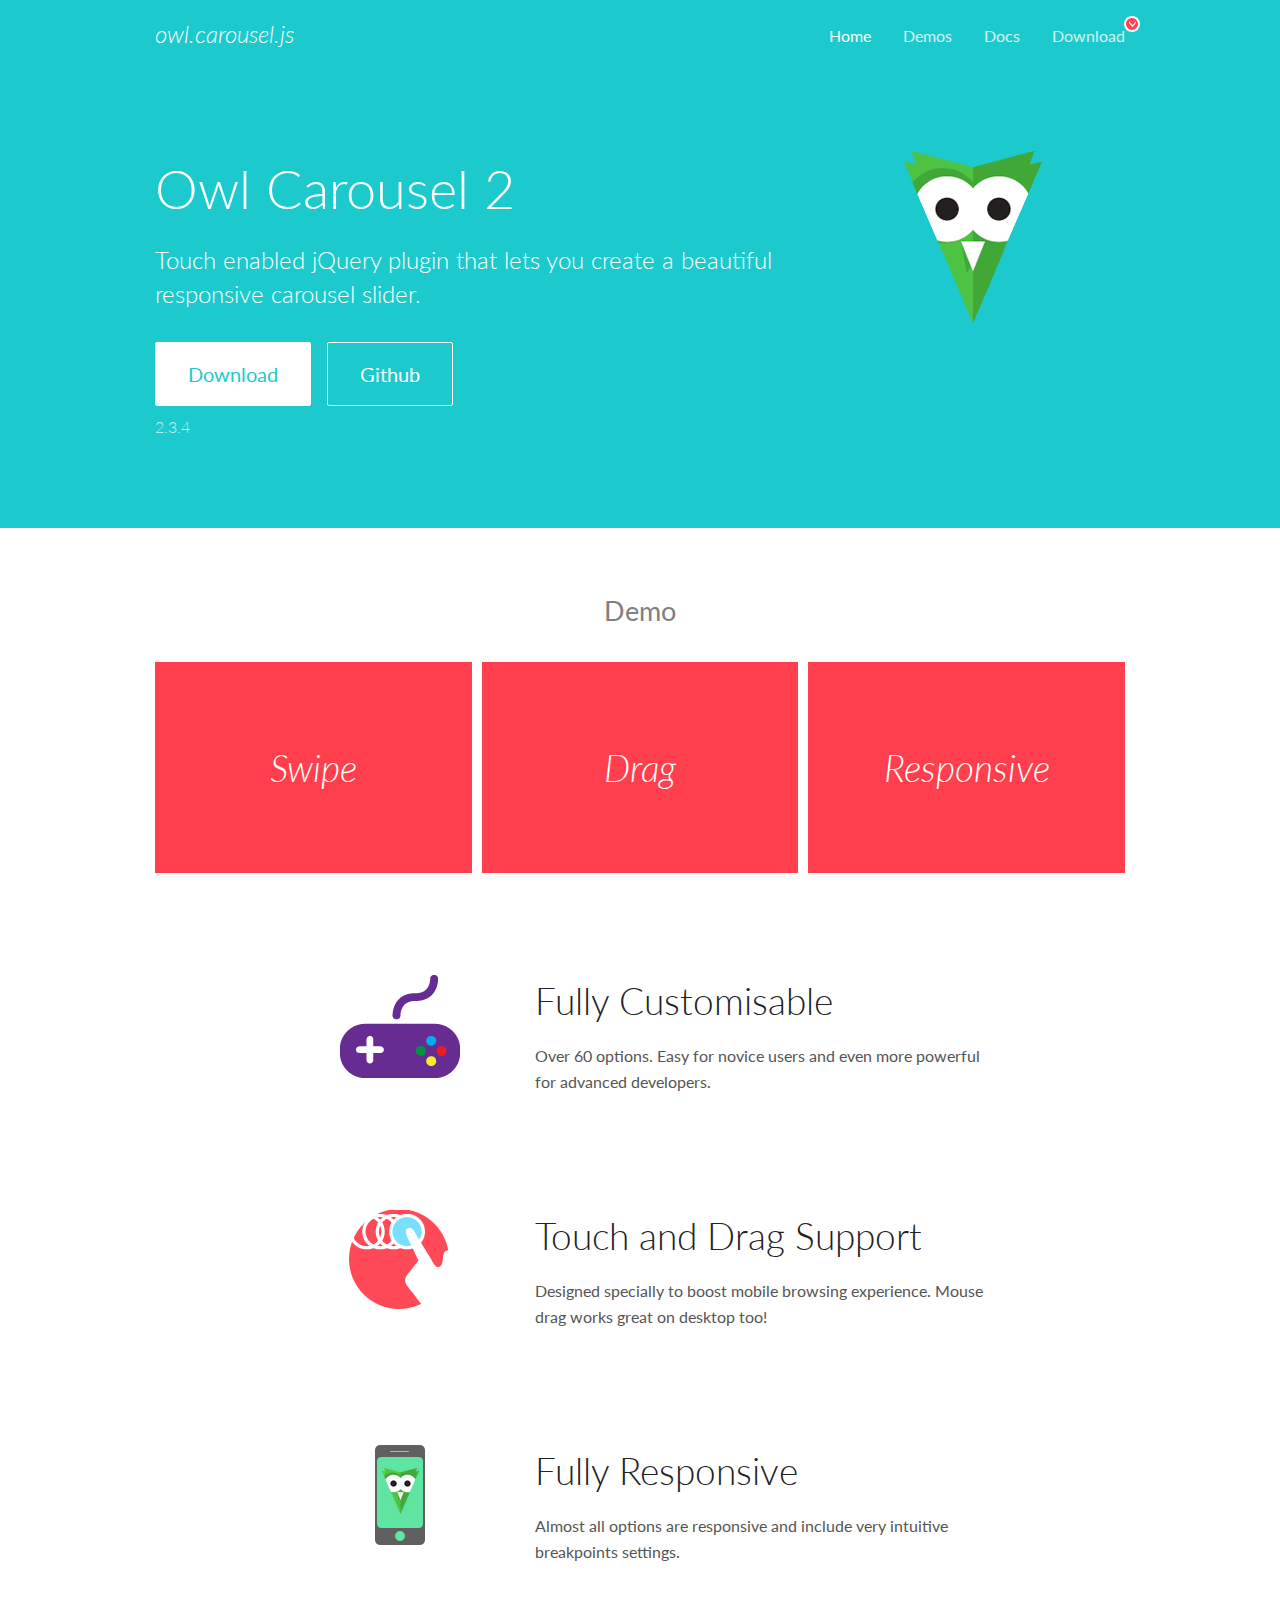
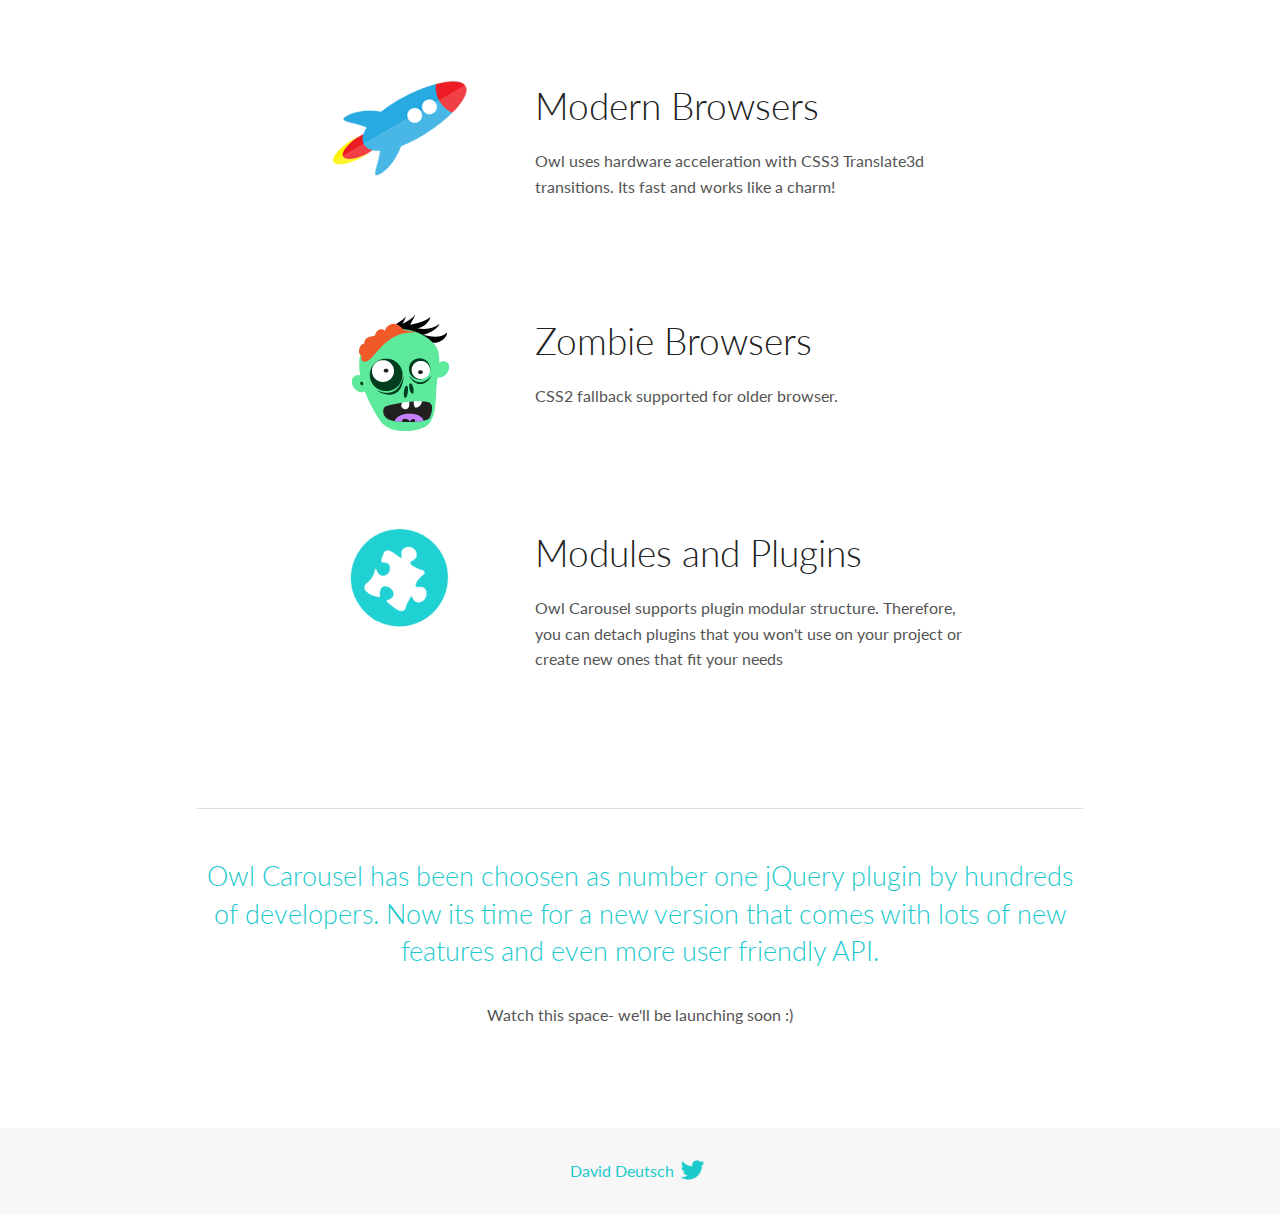
<file: others/jwuery/OwlCarousel2-2.3.4/OwlCarousel2-2.3.4/docs/index.html>
<!DOCTYPE html>
<html lang="en">
  <head>

    <!-- head -->
    <meta charset="utf-8">
    <meta name="msapplication-tap-highlight" content="no" />
    <meta name="viewport" content="width=device-width, initial-scale=1.0" />
    <meta name="description" content="Touch enabled jQuery plugin that lets you create beautiful responsive carousel slider.">
    <meta name="author" content="David Deutsch">
    <title>
      Home | Owl Carousel | 2.3.4
    </title>

    <!-- Stylesheets -->
    <link href='https://fonts.googleapis.com/css?family=Lato:300,400,700,400italic,300italic' rel='stylesheet' type='text/css'>
    <link rel="stylesheet" href="assets/css/docs.theme.min.css">

    <!-- Owl Stylesheets -->
    <link rel="stylesheet" href="assets/owlcarousel/assets/owl.carousel.min.css">
    <link rel="stylesheet" href="assets/owlcarousel/assets/owl.theme.default.min.css">

    <!-- HTML5 shim and Respond.js IE8 support of HTML5 elements and media queries -->

    <!--[if lt IE 9]>
      <script src="https://oss.maxcdn.com/libs/html5shiv/3.7.0/html5shiv.js"></script>
      <script src="https://oss.maxcdn.com/libs/respond.js/1.3.0/respond.min.js"></script>
    <![endif]-->

    <!-- Favicons -->
    <link rel="apple-touch-icon-precomposed" sizes="144x144" href="assets/ico/apple-touch-icon-144-precomposed.png">
    <link rel="shortcut icon" href="assets/ico/favicon.png">
    <link rel="shortcut icon" href="favicon.ico">

    <!-- Yeah i know js should not be in header. Its required for demos.-->

    <!-- javascript -->
    <script src="assets/vendors/jquery.min.js"></script>
    <script src="assets/owlcarousel/owl.carousel.js"></script>
  </head>
  <body>

    <!-- header -->
    <header class="header">
      <div class="row">
        <div class="large-12 columns">
          <div class="brand left">
            <h3>
              <a href="/OwlCarousel2/">owl.carousel.js</a> 
            </h3>
          </div>
          <a id="toggle-nav" class="right">
            <span></span> <span></span> <span></span> 
          </a> 
          <div class="nav-bar">
            <ul class="clearfix">
              <li class="active">
                <a href="/OwlCarousel2/index.html">Home</a> 
              </li>
              <li> <a href="/OwlCarousel2/demos/demos.html">Demos</a>  </li>
              <li> <a href="/OwlCarousel2/docs/started-welcome.html">Docs</a>  </li>
              <li>
                <a href="https://github.com/OwlCarousel2/OwlCarousel2/archive/2.3.4.zip">Download</a> 
                <span class="download"></span> 
              </li>
            </ul>
          </div>
        </div>
      </div>
    </header>

    <!-- home panel -->
    <section id="hero">
      <div class="row">
        <div class="large-8 medium-8 columns">
          <h1>Owl Carousel 2</h1>
          <h4>Touch enabled jQuery plugin that lets you create a beautiful responsive carousel slider.</h4>
          <a href="https://github.com/OwlCarousel2/OwlCarousel2/archive/2.3.4.zip" class="hero-button">Download</a> 
          <a href="https://github.com/OwlCarousel2/OwlCarousel2" class="hero-button outline">Github</a> 
          <p>2.3.4</p>
        </div>
        <div class="large-4 medium-4 columns">
          <img class="owl-logo" src="assets/img/owl-logo.png" alt="mr. Owl">
        </div>
      </div>
    </section>

    <!-- body -->
    <div class="home-demo">
      <div class="row">
        <div class="large-12 columns">
          <h3>Demo</h3>
          <div class="owl-carousel">
            <div class="item">
              <h2>Swipe</h2>
            </div>
            <div class="item">
              <h2>Drag</h2>
            </div>
            <div class="item">
              <h2>Responsive</h2>
            </div>
            <div class="item">
              <h2>CSS3</h2>
            </div>
            <div class="item">
              <h2>Fast</h2>
            </div>
            <div class="item">
              <h2>Easy</h2>
            </div>
            <div class="item">
              <h2>Free</h2>
            </div>
            <div class="item">
              <h2>Upgradable</h2>
            </div>
            <div class="item">
              <h2>Tons of options</h2>
            </div>
            <div class="item">
              <h2>Infinity</h2>
            </div>
            <div class="item">
              <h2>Auto Width</h2>
            </div>
          </div>
        </div>
      </div>
    </div>
    <script>
      var owl = $('.owl-carousel');
      owl.owlCarousel({
        margin: 10,
        loop: true,
        responsive: {
          0: {
            items: 1
          },
          600: {
            items: 2
          },
          1000: {
            items: 3
          }
        }
      })
    </script>

    <!-- features -->
    <div id="features">
      <div class="row">
        <div class="small-12 medium-9 small-centered columns">
          <section class="row feature">
            <div class="medium-4 small-12 columns">
              <img src="assets/img/feature-options.png" alt="">
            </div>
            <div class="medium-8 small-12 columns">
              <h2>Fully Customisable</h2>
              <p>Over 60 options. Easy for novice users and even more powerful for advanced developers.</p>
            </div>
          </section>
          <section class="row feature">
            <div class="medium-4 small-12 columns">
              <img src="assets/img/feature-drag.png" alt="">
            </div>
            <div class="medium-8 small-12 columns">
              <h2>Touch and Drag Support</h2>
              <p>Designed specially to boost mobile browsing experience. Mouse drag works great on desktop too!</p>
            </div>
          </section>
          <section class="row feature">
            <div class="medium-4 small-12 columns">
              <img src="assets/img/feature-responsive.png" alt="">
            </div>
            <div class="medium-8 small-12 columns">
              <h2>Fully Responsive</h2>
              <p>Almost all options are responsive and include very intuitive breakpoints settings.</p>
            </div>
          </section>
          <section class="row feature">
            <div class="medium-4 small-12 columns">
              <img src="assets/img/feature-modern.png" alt="">
            </div>
            <div class="medium-8 small-12 columns">
              <h2>Modern Browsers</h2>
              <p>Owl uses hardware acceleration with CSS3 Translate3d transitions. Its fast and works like a charm! </p>
            </div>
          </section>
          <section class="row feature">
            <div class="medium-4 small-12 columns">
              <img src="assets/img/feature-zombie.png" alt="">
            </div>
            <div class="medium-8 small-12 columns">
              <h2>Zombie Browsers</h2>
              <p>CSS2 fallback supported for older browser.</p>
            </div>
          </section>
          <section class="row feature">
            <div class="medium-4 small-12 columns">
              <img src="assets/img/feature-module.png" alt="">
            </div>
            <div class="medium-8 small-12 columns">
              <h2>Modules and Plugins</h2>
              <p>Owl Carousel supports plugin modular structure. Therefore, you can detach plugins that you won&#x27;t use on your project or create new ones that fit your needs</p>
            </div>
          </section>
        </div>
      </div>
    </div>

    <!-- footer -->
    <section id="teaser-text">
      <div class="row">
        <div class="small-12 medium-11 small-centered columns">
          <hr>
          <h3 id="owl-carousel-has-been-choosen-as-number-one-jquery-plugin-by-hundreds-of-developers-now-its-time-for-a-new-version-that-comes-with-lots-of-new-features-and-even-more-user-friendly-api-">Owl Carousel has been choosen as number one jQuery plugin by hundreds of developers. Now its time for a new version that comes with lots of new features and even more user friendly API.</h3>
          <p>Watch this space- we&#39;ll be launching soon :)</p>
        </div>
      </div>
    </section>

    <!-- footer -->
    <footer class="footer">
      <div class="row">
        <div class="large-12 columns">
          <h5>
            <a href="/OwlCarousel2/docs/support-contact.html">David Deutsch</a> 
            <a id="custom-tweet-button" href="https://twitter.com/share?url=https://github.com/OwlCarousel2/OwlCarousel2&text=Owl Carousel - This is so awesome! " target="_blank"></a> 
          </h5>
        </div>
      </div>
    </footer>

    <!-- vendors -->
    <script src="assets/vendors/highlight.js"></script>
    <script src="assets/js/app.js"></script>
  </body>
</html>
</file>
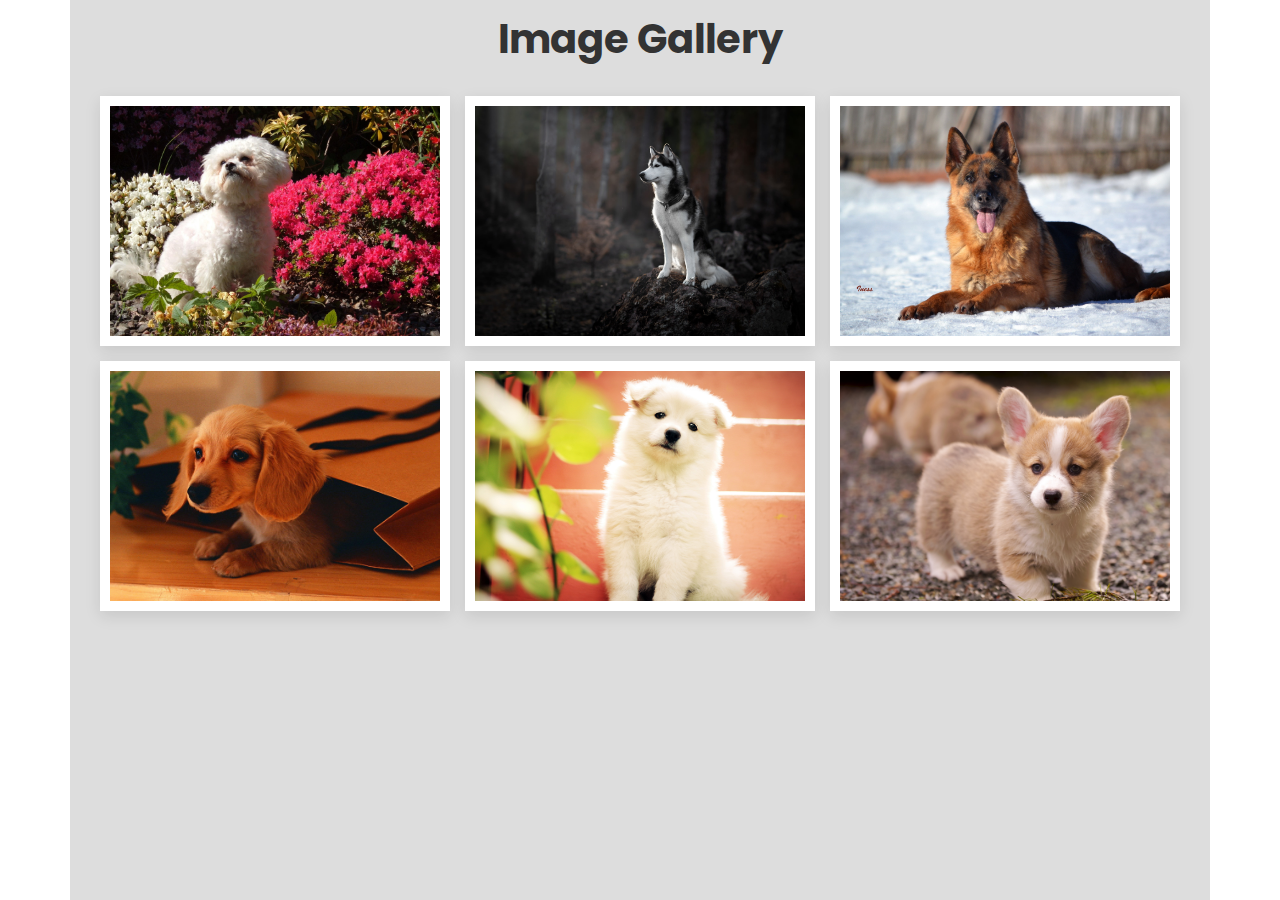
<file: others/assign/image gallery/image.html>
<!DOCTYPE html>
<html lang="en">
<head>
    <meta charset="UTF-8">
    <meta http-equiv="X-UA-Compatible" content="IE=edge">
    <meta name="viewport" content="width=device-width, initial-scale=1.0">
    <title>Image Gallery By Kailash Badu</title>
    <link href="https://cdn.jsdelivr.net/npm/bootstrap@5.2.3/dist/css/bootstrap.min.css" rel="stylesheet" >
    <link rel="stylesheet" href="assests/css/image.css">
</head>
<body>
    <div class="container">
        <h1>Image Gallery</h1>
        <div class="image-container">
            <div class="image">
                <img src="assests/images/image1.jpg" alt="">
            </div>
            <div class="image">
                <img src="assests/images/image2.jpg" alt="">
            </div>
            <div class="image">
                <img src="assests/images/image3.jpg" alt="">
            </div>
            <div class="image">
                <img src="assests/images/image4.jpg" alt="">
            </div>
            <div class="image">
                <img src="assests/images/image5.jpg" alt="">
            </div>
            <div class="image">
                <img src="assests/images/image6.jpg" alt="">
            </div>
        </div>
        <div class="popup-image">
            <span>
                &times;
            </span>
            <img src="assests/images/image1.jpg" alt="">
        </div>
    </div>
    

    <script src="https://cdn.jsdelivr.net/npm/@popperjs/core@2.11.6/dist/umd/popper.min.js" ></script>
<script src="https://cdn.jsdelivr.net/npm/bootstrap@5.2.3/dist/js/bootstrap.min.js" ></script>

<script>
   // select all the image elements in the image container
const images = document.querySelectorAll('.image-container img');

// add click event listener to each image
images.forEach(image => {
  image.addEventListener('click', () => {
    // show the popup image container
    const popupImage = document.querySelector('.popup-image');
    popupImage.style.display = 'block';

    // set the popup image source to the clicked image source
    const popupImg = popupImage.querySelector('img');
    popupImg.src = image.src;
  });
});

// add click event listener to close the popup image container
const closeBtn = document.querySelector('.popup-image span');
closeBtn.addEventListener('click', () => {
  const popupImage = document.querySelector('.popup-image');
  popupImage.style.display = 'none';
});

</script>
</body>
</html>
</file>
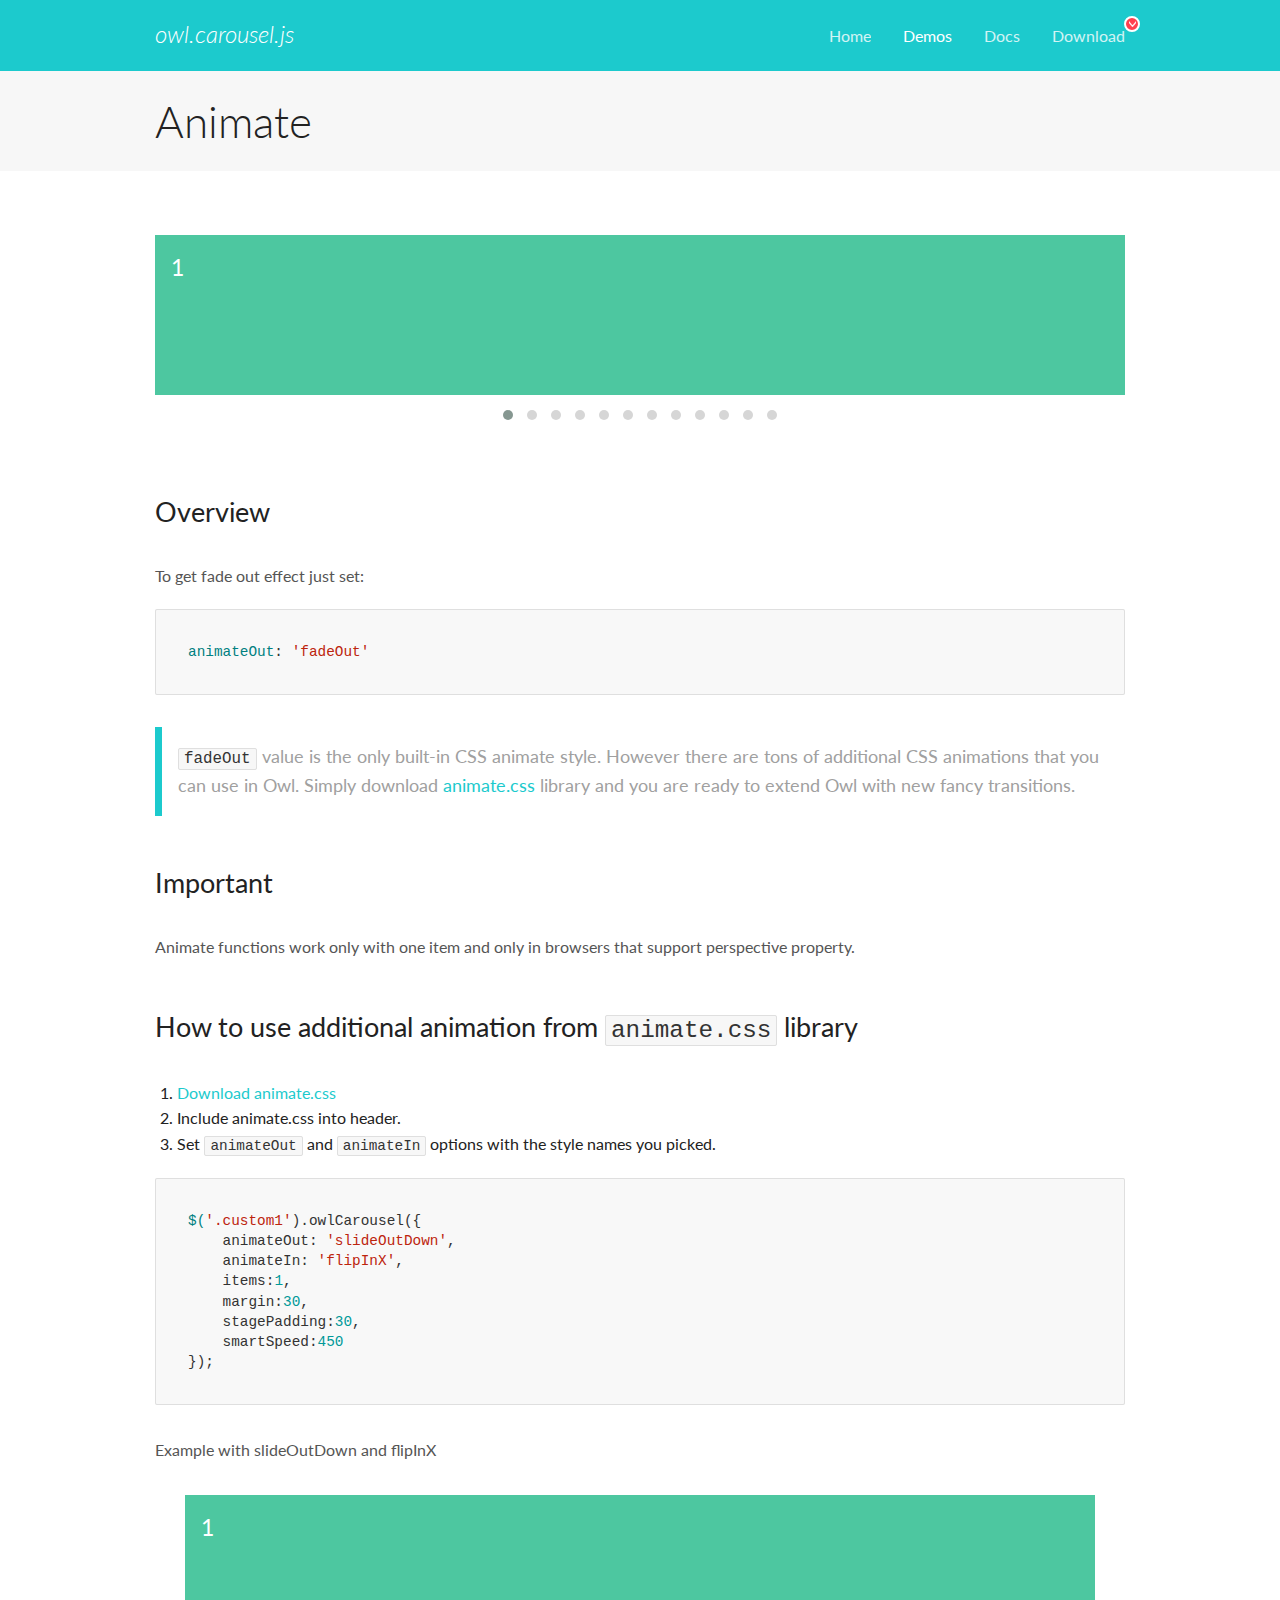
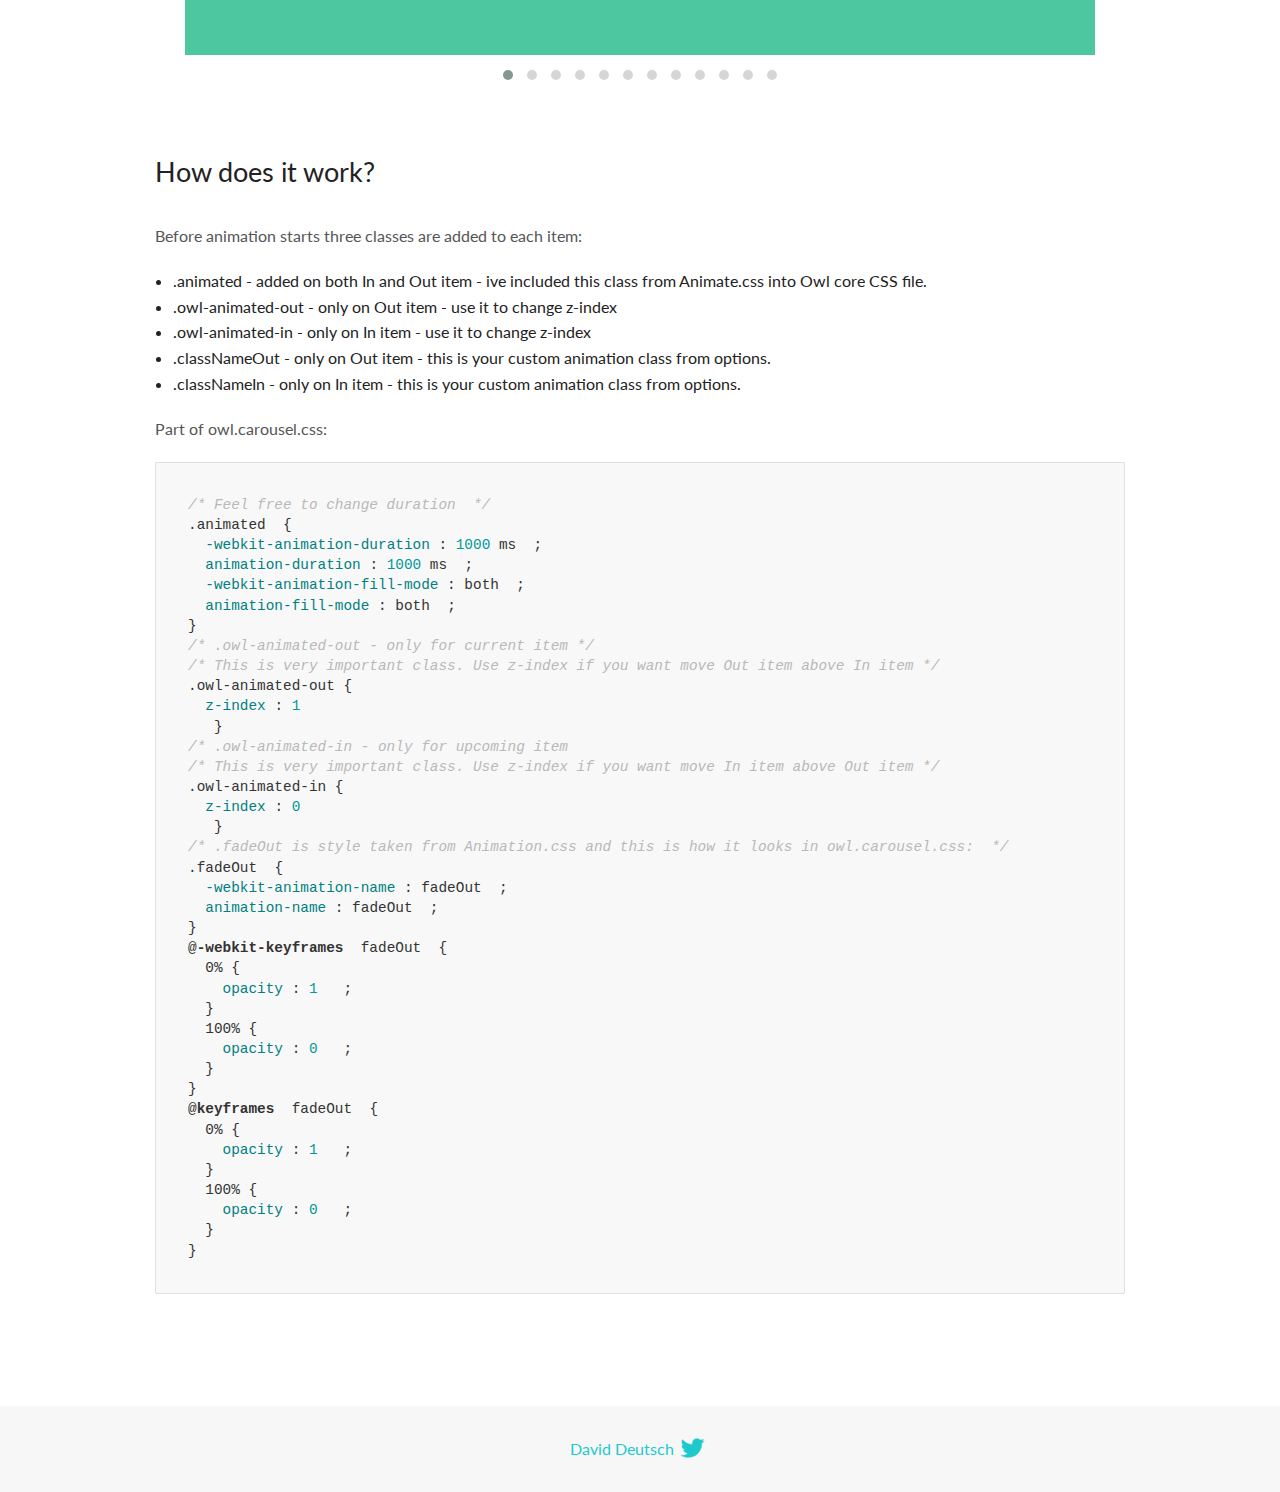
<file: others/jwuery/OwlCarousel2-2.3.4/OwlCarousel2-2.3.4/docs/demos/animate.html>
<!DOCTYPE html>
<html lang="en">
  <head>

    <!-- head -->
    <meta charset="utf-8">
    <meta name="msapplication-tap-highlight" content="no" />
    <meta name="viewport" content="width=device-width, initial-scale=1.0" />
    <meta name="description" content="Animate carousel">
    <meta name="author" content="David Deutsch">
    <title>
      Animate Demo | Owl Carousel | 2.3.4
    </title>

    <!-- Stylesheets -->
    <link href='https://fonts.googleapis.com/css?family=Lato:300,400,700,400italic,300italic' rel='stylesheet' type='text/css'>
    <link rel="stylesheet" href="../assets/css/docs.theme.min.css">

    <!-- Owl Stylesheets -->
    <link rel="stylesheet" href="../assets/owlcarousel/assets/owl.carousel.min.css">
    <link rel="stylesheet" href="../assets/owlcarousel/assets/owl.theme.default.min.css">

    <!-- HTML5 shim and Respond.js IE8 support of HTML5 elements and media queries -->

    <!--[if lt IE 9]>
      <script src="https://oss.maxcdn.com/libs/html5shiv/3.7.0/html5shiv.js"></script>
      <script src="https://oss.maxcdn.com/libs/respond.js/1.3.0/respond.min.js"></script>
    <![endif]-->

    <!-- Favicons -->
    <link rel="apple-touch-icon-precomposed" sizes="144x144" href="../assets/ico/apple-touch-icon-144-precomposed.png">
    <link rel="shortcut icon" href="../assets/ico/favicon.png">
    <link rel="shortcut icon" href="favicon.ico">

    <!-- Yeah i know js should not be in header. Its required for demos.-->

    <!-- javascript -->
    <script src="../assets/vendors/jquery.min.js"></script>
    <script src="../assets/owlcarousel/owl.carousel.js"></script>
  </head>
  <body>

    <!-- header -->
    <header class="header">
      <div class="row">
        <div class="large-12 columns">
          <div class="brand left">
            <h3>
              <a href="/OwlCarousel2/">owl.carousel.js</a> 
            </h3>
          </div>
          <a id="toggle-nav" class="right">
            <span></span> <span></span> <span></span> 
          </a> 
          <div class="nav-bar">
            <ul class="clearfix">
              <li> <a href="/OwlCarousel2/index.html">Home</a>  </li>
              <li class="active">
                <a href="/OwlCarousel2/demos/demos.html">Demos</a> 
              </li>
              <li> <a href="/OwlCarousel2/docs/started-welcome.html">Docs</a>  </li>
              <li>
                <a href="https://github.com/OwlCarousel2/OwlCarousel2/archive/2.3.4.zip">Download</a> 
                <span class="download"></span> 
              </li>
            </ul>
          </div>
        </div>
      </div>
    </header>

    <!-- title -->
    <section class="title">
      <div class="row">
        <div class="large-12 columns">
          <h1>Animate</h1>
        </div>
      </div>
    </section>

    <!--  Demos -->
    <section id="demos">
      <div class="row">
        <div class="large-12 columns">
          <div class="fadeOut owl-carousel owl-theme">
            <div class="item">
              <h4>1</h4>
            </div>
            <div class="item">
              <h4>2</h4>
            </div>
            <div class="item">
              <h4>3</h4>
            </div>
            <div class="item">
              <h4>4</h4>
            </div>
            <div class="item">
              <h4>5</h4>
            </div>
            <div class="item">
              <h4>6</h4>
            </div>
            <div class="item">
              <h4>7</h4>
            </div>
            <div class="item">
              <h4>8</h4>
            </div>
            <div class="item">
              <h4>9</h4>
            </div>
            <div class="item">
              <h4>10</h4>
            </div>
            <div class="item">
              <h4>11</h4>
            </div>
            <div class="item">
              <h4>12</h4>
            </div>
          </div>
          <h3 id="overview">Overview</h3>
          <p>To get fade out effect just set:</p>
          <pre><code>animateOut: &#39;fadeOut&#39;</code></pre>
          <blockquote>
            <p><code>fadeOut</code> value is the only built-in CSS animate style. However there are tons of additional CSS animations that you can use in Owl. Simply download
              <a href="https://daneden.github.io/animate.css/">animate.css</a>  library and you are ready to extend Owl with new fancy transitions.</p>
          </blockquote>
          <h3 id="important">Important</h3>
          <p>Animate functions work only with one item and only in browsers that support perspective property.</p>
          <h3 id="how-to-use-additional-animation-from-animate-css-library">How to use additional animation from <code>animate.css</code> library</h3>
          <ol>
            <li> <a href="https://daneden.github.io/animate.css/">Download animate.css</a>  </li>
            <li>Include animate.css into header.</li>
            <li>Set <code>animateOut</code> and <code>animateIn</code> options with the style names you picked.</li>
          </ol>
          <pre><code>$(&#39;.custom1&#39;).owlCarousel({
    animateOut: &#39;slideOutDown&#39;,
    animateIn: &#39;flipInX&#39;,
    items:1,
    margin:30,
    stagePadding:30,
    smartSpeed:450
});</code></pre>
          <p>Example with slideOutDown and flipInX</p>
          <div class="custom1 owl-carousel owl-theme">
            <div class="item">
              <h4>1</h4>
            </div>
            <div class="item">
              <h4>2</h4>
            </div>
            <div class="item">
              <h4>3</h4>
            </div>
            <div class="item">
              <h4>4</h4>
            </div>
            <div class="item">
              <h4>5</h4>
            </div>
            <div class="item">
              <h4>6</h4>
            </div>
            <div class="item">
              <h4>7</h4>
            </div>
            <div class="item">
              <h4>8</h4>
            </div>
            <div class="item">
              <h4>9</h4>
            </div>
            <div class="item">
              <h4>10</h4>
            </div>
            <div class="item">
              <h4>11</h4>
            </div>
            <div class="item">
              <h4>12</h4>
            </div>
          </div>
          <h3 id="how-does-it-work-">How does it work?</h3>
          <p>Before animation starts three classes are added to each item:</p>
          <ul>
            <li>.animated - added on both In and Out item - ive included this class from Animate.css into Owl core CSS file.</li>
            <li>.owl-animated-out - only on Out item - use it to change z-index</li>
            <li>.owl-animated-in - only on In item - use it to change z-index</li>
            <li>.classNameOut - only on Out item - this is your custom animation class from options.</li>
            <li>.classNameIn - only on In item - this is your custom animation class from options.</li>
          </ul>
          <p>Part of owl.carousel.css:</p>
          <pre><code class="language-css"><span class="comment">/* Feel free to change duration  */</span> 
<span class="class">.animated</span>  <span class="rules">{
  <span class="rule"><span class="attribute">-webkit-animation-duration</span> :<span class="value"> <span class="number">1000</span> ms</span> </span> ;
  <span class="rule"><span class="attribute">animation-duration</span> :<span class="value"> <span class="number">1000</span> ms</span> </span> ;
  <span class="rule"><span class="attribute">-webkit-animation-fill-mode</span> :<span class="value"> both</span> </span> ;
  <span class="rule"><span class="attribute">animation-fill-mode</span> :<span class="value"> both</span> </span> ;
<span class="rule">}</span> </span> 
<span class="comment">/* .owl-animated-out - only for current item */</span> 
<span class="comment">/* This is very important class. Use z-index if you want move Out item above In item */</span> 
<span class="class">.owl-animated-out</span> <span class="rules">{
  <span class="rule"><span class="attribute">z-index</span> :<span class="value"> <span class="number">1</span> 
</span> </span> </span> }
<span class="comment">/* .owl-animated-in - only for upcoming item
/* This is very important class. Use z-index if you want move In item above Out item */</span> 
<span class="class">.owl-animated-in</span> <span class="rules">{
  <span class="rule"><span class="attribute">z-index</span> :<span class="value"> <span class="number">0</span> 
</span> </span> </span> }
<span class="comment">/* .fadeOut is style taken from Animation.css and this is how it looks in owl.carousel.css:  */</span> 
<span class="class">.fadeOut</span>  <span class="rules">{
  <span class="rule"><span class="attribute">-webkit-animation-name</span> :<span class="value"> fadeOut</span> </span> ;
  <span class="rule"><span class="attribute">animation-name</span> :<span class="value"> fadeOut</span> </span> ;
<span class="rule">}</span> </span> 
<span class="at_rule">@<span class="keyword">-webkit-keyframes</span>  fadeOut </span> {
  0% <span class="rules">{
    <span class="rule"><span class="attribute">opacity</span> :<span class="value"> <span class="number">1</span> </span> </span> ;
  <span class="rule">}</span> </span> 
  100% <span class="rules">{
    <span class="rule"><span class="attribute">opacity</span> :<span class="value"> <span class="number">0</span> </span> </span> ;
  <span class="rule">}</span> </span> 
}
<span class="at_rule">@<span class="keyword">keyframes</span>  fadeOut </span> {
  0% <span class="rules">{
    <span class="rule"><span class="attribute">opacity</span> :<span class="value"> <span class="number">1</span> </span> </span> ;
  <span class="rule">}</span> </span> 
  100% <span class="rules">{
    <span class="rule"><span class="attribute">opacity</span> :<span class="value"> <span class="number">0</span> </span> </span> ;
  <span class="rule">}</span> </span> 
}</code></pre>
          <link rel="stylesheet" href="../assets/css/animate.css">
          <script>
            jQuery(document).ready(function($) {
              $('.fadeOut').owlCarousel({
                items: 1,
                animateOut: 'fadeOut',
                loop: true,
                margin: 10,
              });
              $('.custom1').owlCarousel({
                animateOut: 'slideOutDown',
                animateIn: 'flipInX',
                items: 1,
                margin: 30,
                stagePadding: 30,
                smartSpeed: 450
              });
            });
          </script>
        </div>
      </div>
    </section>

    <!-- footer -->
    <footer class="footer">
      <div class="row">
        <div class="large-12 columns">
          <h5>
            <a href="/OwlCarousel2/docs/support-contact.html">David Deutsch</a> 
            <a id="custom-tweet-button" href="https://twitter.com/share?url=https://github.com/OwlCarousel2/OwlCarousel2&text=Owl Carousel - This is so awesome! " target="_blank"></a> 
          </h5>
        </div>
      </div>
    </footer>

    <!-- vendors -->
    <script src="../assets/vendors/highlight.js"></script>
    <script src="../assets/js/app.js"></script>
  </body>
</html>
</file>
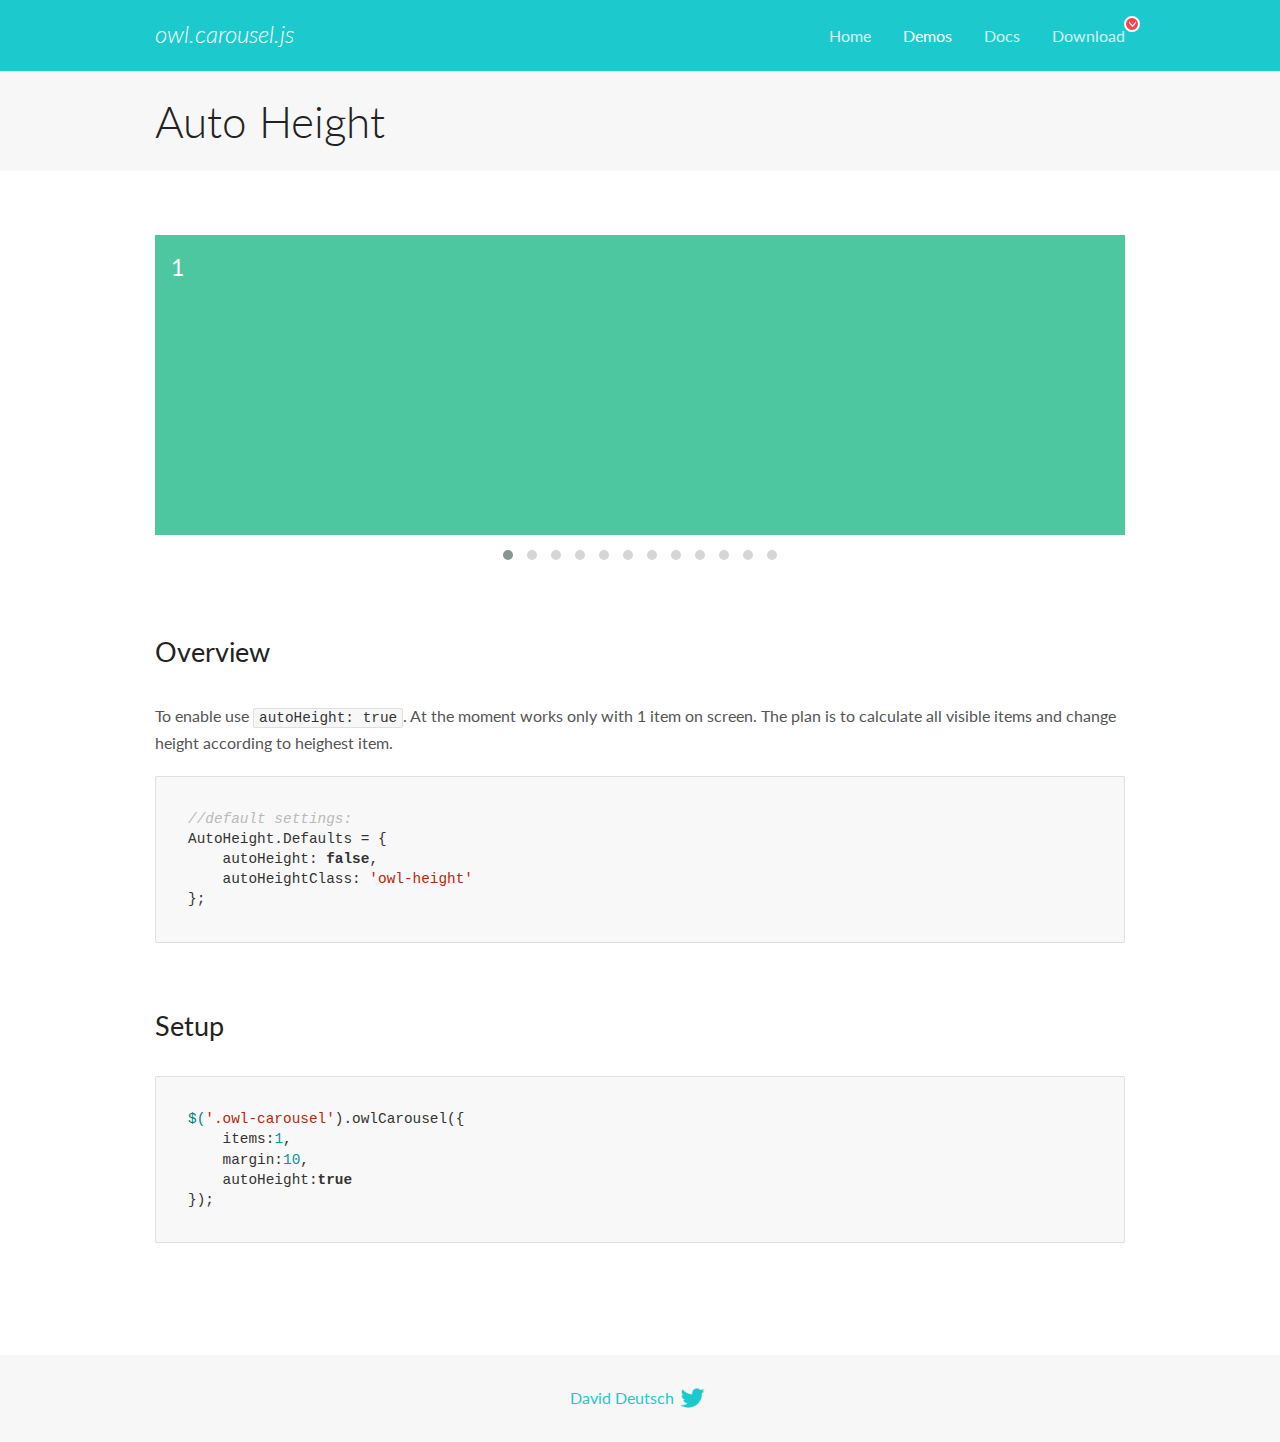
<file: others/jwuery/OwlCarousel2-2.3.4/OwlCarousel2-2.3.4/docs/demos/autoheight.html>
<!DOCTYPE html>
<html lang="en">
  <head>

    <!-- head -->
    <meta charset="utf-8">
    <meta name="msapplication-tap-highlight" content="no" />
    <meta name="viewport" content="width=device-width, initial-scale=1.0" />
    <meta name="description" content="autoHeight usage demo">
    <meta name="author" content="David Deutsch">
    <title>
      Auto Height Demo | Owl Carousel | 2.3.4
    </title>

    <!-- Stylesheets -->
    <link href='https://fonts.googleapis.com/css?family=Lato:300,400,700,400italic,300italic' rel='stylesheet' type='text/css'>
    <link rel="stylesheet" href="../assets/css/docs.theme.min.css">

    <!-- Owl Stylesheets -->
    <link rel="stylesheet" href="../assets/owlcarousel/assets/owl.carousel.min.css">
    <link rel="stylesheet" href="../assets/owlcarousel/assets/owl.theme.default.min.css">

    <!-- HTML5 shim and Respond.js IE8 support of HTML5 elements and media queries -->

    <!--[if lt IE 9]>
      <script src="https://oss.maxcdn.com/libs/html5shiv/3.7.0/html5shiv.js"></script>
      <script src="https://oss.maxcdn.com/libs/respond.js/1.3.0/respond.min.js"></script>
    <![endif]-->

    <!-- Favicons -->
    <link rel="apple-touch-icon-precomposed" sizes="144x144" href="../assets/ico/apple-touch-icon-144-precomposed.png">
    <link rel="shortcut icon" href="../assets/ico/favicon.png">
    <link rel="shortcut icon" href="favicon.ico">

    <!-- Yeah i know js should not be in header. Its required for demos.-->

    <!-- javascript -->
    <script src="../assets/vendors/jquery.min.js"></script>
    <script src="../assets/owlcarousel/owl.carousel.js"></script>
  </head>
  <body>

    <!-- header -->
    <header class="header">
      <div class="row">
        <div class="large-12 columns">
          <div class="brand left">
            <h3>
              <a href="/OwlCarousel2/">owl.carousel.js</a> 
            </h3>
          </div>
          <a id="toggle-nav" class="right">
            <span></span> <span></span> <span></span> 
          </a> 
          <div class="nav-bar">
            <ul class="clearfix">
              <li> <a href="/OwlCarousel2/index.html">Home</a>  </li>
              <li class="active">
                <a href="/OwlCarousel2/demos/demos.html">Demos</a> 
              </li>
              <li> <a href="/OwlCarousel2/docs/started-welcome.html">Docs</a>  </li>
              <li>
                <a href="https://github.com/OwlCarousel2/OwlCarousel2/archive/2.3.4.zip">Download</a> 
                <span class="download"></span> 
              </li>
            </ul>
          </div>
        </div>
      </div>
    </header>

    <!-- title -->
    <section class="title">
      <div class="row">
        <div class="large-12 columns">
          <h1>Auto Height</h1>
        </div>
      </div>
    </section>

    <!--  Demos -->
    <section id="demos">
      <div class="row">
        <div class="large-12 columns">
          <div class="owl-carousel owl-theme">
            <div class="item" style="height:300px">
              <h4>1</h4>
            </div>
            <div class="item" style="height:100px">
              <h4>2</h4>
            </div>
            <div class="item" style="height:500px">
              <h4>3</h4>
            </div>
            <div class="item" style="height:250px">
              <h4>4</h4>
            </div>
            <div class="item" style="height:400px">
              <h4>5</h4>
            </div>
            <div class="item" style="height:500px">
              <h4>6</h4>
            </div>
            <div class="item" style="height:600px">
              <h4>7</h4>
            </div>
            <div class="item" style="height:400px">
              <h4>8</h4>
            </div>
            <div class="item" style="height:300px">
              <h4>9</h4>
            </div>
            <div class="item" style="height:350px">
              <h4>10</h4>
            </div>
            <div class="item" style="height:200px">
              <h4>11</h4>
            </div>
            <div class="item" style="height:150px">
              <h4>12</h4>
            </div>
          </div>
          <h3 id="overview">Overview</h3>
          <p>To enable use <code>autoHeight: true</code>. At the moment works only with 1 item on screen. The plan is to calculate all visible items and change height according to heighest item.</p>
          <pre><code>//default settings:
AutoHeight.Defaults = {
    autoHeight: false,
    autoHeightClass: &#39;owl-height&#39;
};</code></pre>
          <h3 id="setup">Setup</h3>
          <pre><code>$(&#39;.owl-carousel&#39;).owlCarousel({
    items:1,
    margin:10,
    autoHeight:true
});</code></pre>
          <script>
            $(document).ready(function() {
              $('.owl-carousel').owlCarousel({
                items: 1,
                margin: 10,
                autoHeight: true
              });
            })
          </script>
        </div>
      </div>
    </section>

    <!-- footer -->
    <footer class="footer">
      <div class="row">
        <div class="large-12 columns">
          <h5>
            <a href="/OwlCarousel2/docs/support-contact.html">David Deutsch</a> 
            <a id="custom-tweet-button" href="https://twitter.com/share?url=https://github.com/OwlCarousel2/OwlCarousel2&text=Owl Carousel - This is so awesome! " target="_blank"></a> 
          </h5>
        </div>
      </div>
    </footer>

    <!-- vendors -->
    <script src="../assets/vendors/highlight.js"></script>
    <script src="../assets/js/app.js"></script>
  </body>
</html>
</file>
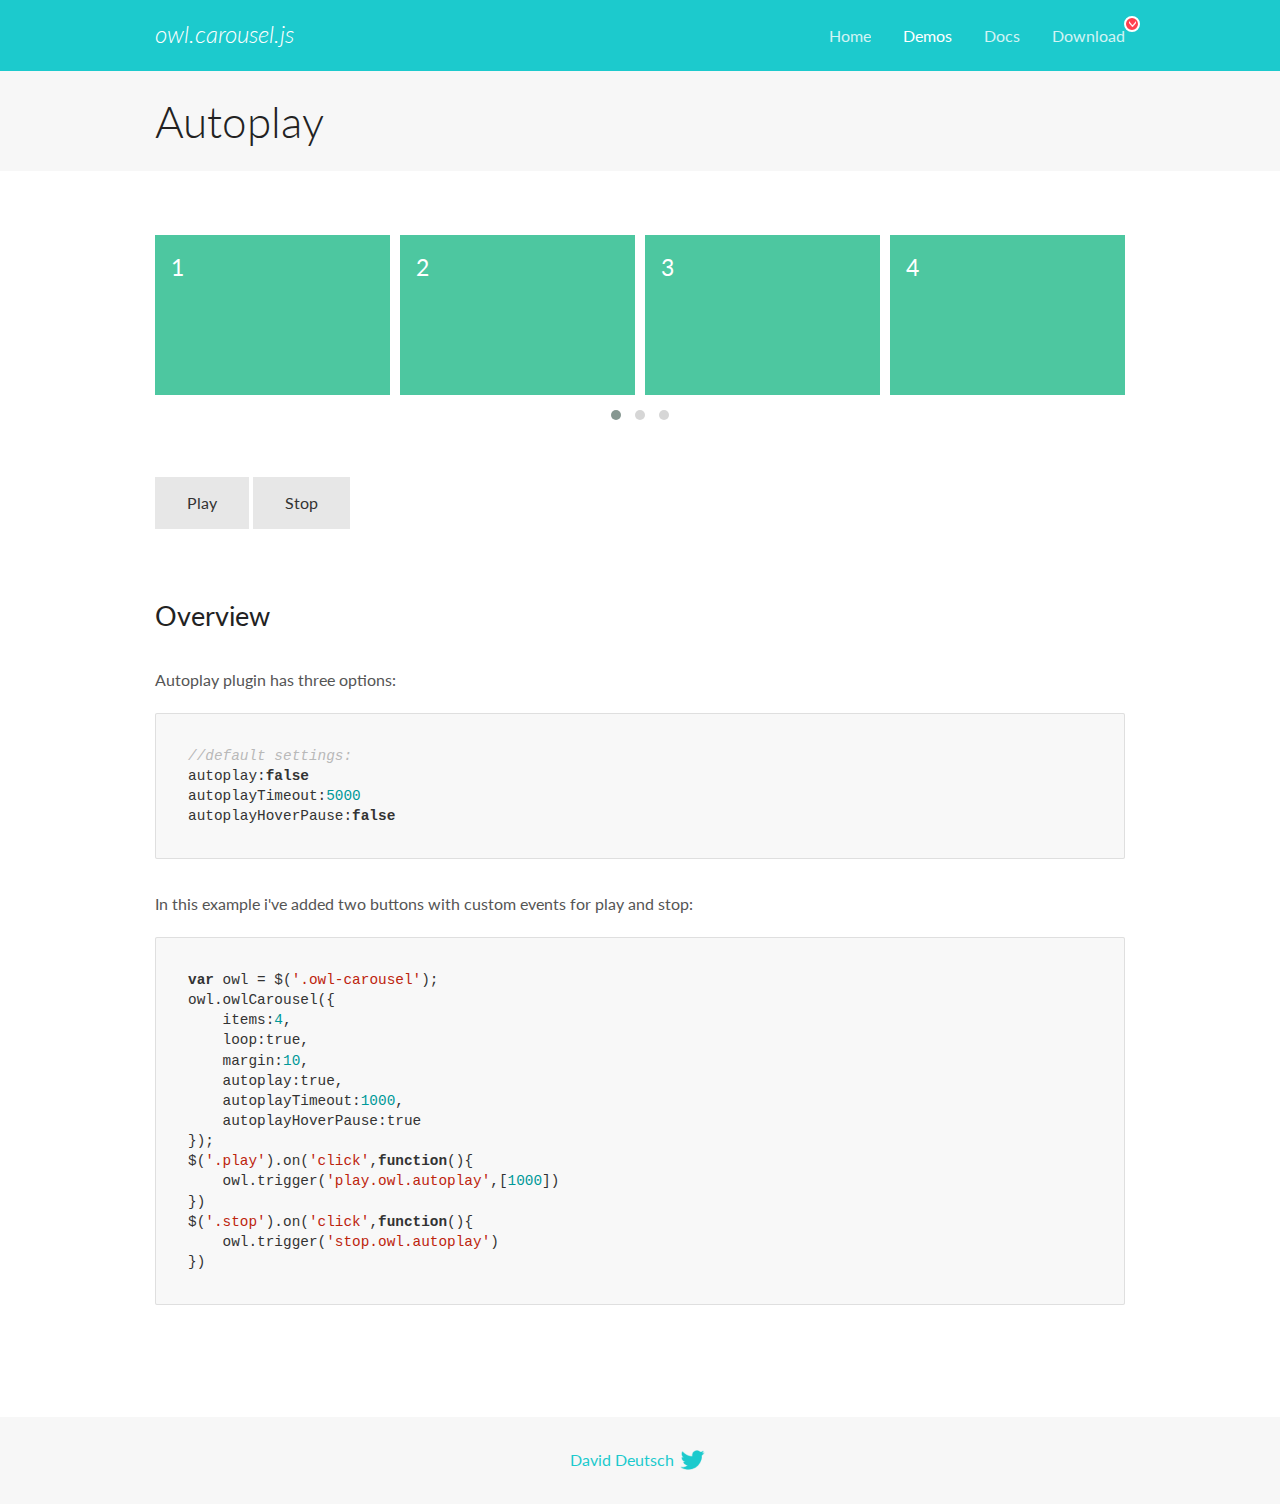
<file: others/jwuery/OwlCarousel2-2.3.4/OwlCarousel2-2.3.4/docs/demos/autoplay.html>
<!DOCTYPE html>
<html lang="en">
  <head>

    <!-- head -->
    <meta charset="utf-8">
    <meta name="msapplication-tap-highlight" content="no" />
    <meta name="viewport" content="width=device-width, initial-scale=1.0" />
    <meta name="description" content="Autoplay usage demo">
    <meta name="author" content="David Deutsch">
    <title>
      Autoplay Demo | Owl Carousel | 2.3.4
    </title>

    <!-- Stylesheets -->
    <link href='https://fonts.googleapis.com/css?family=Lato:300,400,700,400italic,300italic' rel='stylesheet' type='text/css'>
    <link rel="stylesheet" href="../assets/css/docs.theme.min.css">

    <!-- Owl Stylesheets -->
    <link rel="stylesheet" href="../assets/owlcarousel/assets/owl.carousel.min.css">
    <link rel="stylesheet" href="../assets/owlcarousel/assets/owl.theme.default.min.css">

    <!-- HTML5 shim and Respond.js IE8 support of HTML5 elements and media queries -->

    <!--[if lt IE 9]>
      <script src="https://oss.maxcdn.com/libs/html5shiv/3.7.0/html5shiv.js"></script>
      <script src="https://oss.maxcdn.com/libs/respond.js/1.3.0/respond.min.js"></script>
    <![endif]-->

    <!-- Favicons -->
    <link rel="apple-touch-icon-precomposed" sizes="144x144" href="../assets/ico/apple-touch-icon-144-precomposed.png">
    <link rel="shortcut icon" href="../assets/ico/favicon.png">
    <link rel="shortcut icon" href="favicon.ico">

    <!-- Yeah i know js should not be in header. Its required for demos.-->

    <!-- javascript -->
    <script src="../assets/vendors/jquery.min.js"></script>
    <script src="../assets/owlcarousel/owl.carousel.js"></script>
  </head>
  <body>

    <!-- header -->
    <header class="header">
      <div class="row">
        <div class="large-12 columns">
          <div class="brand left">
            <h3>
              <a href="/OwlCarousel2/">owl.carousel.js</a> 
            </h3>
          </div>
          <a id="toggle-nav" class="right">
            <span></span> <span></span> <span></span> 
          </a> 
          <div class="nav-bar">
            <ul class="clearfix">
              <li> <a href="/OwlCarousel2/index.html">Home</a>  </li>
              <li class="active">
                <a href="/OwlCarousel2/demos/demos.html">Demos</a> 
              </li>
              <li> <a href="/OwlCarousel2/docs/started-welcome.html">Docs</a>  </li>
              <li>
                <a href="https://github.com/OwlCarousel2/OwlCarousel2/archive/2.3.4.zip">Download</a> 
                <span class="download"></span> 
              </li>
            </ul>
          </div>
        </div>
      </div>
    </header>

    <!-- title -->
    <section class="title">
      <div class="row">
        <div class="large-12 columns">
          <h1>Autoplay</h1>
        </div>
      </div>
    </section>

    <!--  Demos -->
    <section id="demos">
      <div class="row">
        <div class="large-12 columns">
          <div class="owl-carousel owl-theme">
            <div class="item">
              <h4>1</h4>
            </div>
            <div class="item">
              <h4>2</h4>
            </div>
            <div class="item">
              <h4>3</h4>
            </div>
            <div class="item">
              <h4>4</h4>
            </div>
            <div class="item">
              <h4>5</h4>
            </div>
            <div class="item">
              <h4>6</h4>
            </div>
            <div class="item">
              <h4>7</h4>
            </div>
            <div class="item">
              <h4>8</h4>
            </div>
            <div class="item">
              <h4>9</h4>
            </div>
            <div class="item">
              <h4>10</h4>
            </div>
            <div class="item">
              <h4>11</h4>
            </div>
            <div class="item">
              <h4>12</h4>
            </div>
          </div>
          <a class="button secondary play">Play</a> 
          <a class="button secondary stop">Stop</a> 
          <h3 id="overview">Overview</h3>
          <p>Autoplay plugin has three options:</p>
          <pre><code>//default settings:
autoplay:false
autoplayTimeout:5000
autoplayHoverPause:false</code></pre>
          <p>In this example i&#39;ve added two buttons with custom events for play and stop:</p>
          <pre><code>var owl = $(&#39;.owl-carousel&#39;);
owl.owlCarousel({
    items:4,
    loop:true,
    margin:10,
    autoplay:true,
    autoplayTimeout:1000,
    autoplayHoverPause:true
});
$(&#39;.play&#39;).on(&#39;click&#39;,function(){
    owl.trigger(&#39;play.owl.autoplay&#39;,[1000])
})
$(&#39;.stop&#39;).on(&#39;click&#39;,function(){
    owl.trigger(&#39;stop.owl.autoplay&#39;)
})</code></pre>
          <script>
            $(document).ready(function() {
              var owl = $('.owl-carousel');
              owl.owlCarousel({
                items: 4,
                loop: true,
                margin: 10,
                autoplay: true,
                autoplayTimeout: 1000,
                autoplayHoverPause: true
              });
              $('.play').on('click', function() {
                owl.trigger('play.owl.autoplay', [1000])
              })
              $('.stop').on('click', function() {
                owl.trigger('stop.owl.autoplay')
              })
            })
          </script>
        </div>
      </div>
    </section>

    <!-- footer -->
    <footer class="footer">
      <div class="row">
        <div class="large-12 columns">
          <h5>
            <a href="/OwlCarousel2/docs/support-contact.html">David Deutsch</a> 
            <a id="custom-tweet-button" href="https://twitter.com/share?url=https://github.com/OwlCarousel2/OwlCarousel2&text=Owl Carousel - This is so awesome! " target="_blank"></a> 
          </h5>
        </div>
      </div>
    </footer>

    <!-- vendors -->
    <script src="../assets/vendors/highlight.js"></script>
    <script src="../assets/js/app.js"></script>
  </body>
</html>
</file>
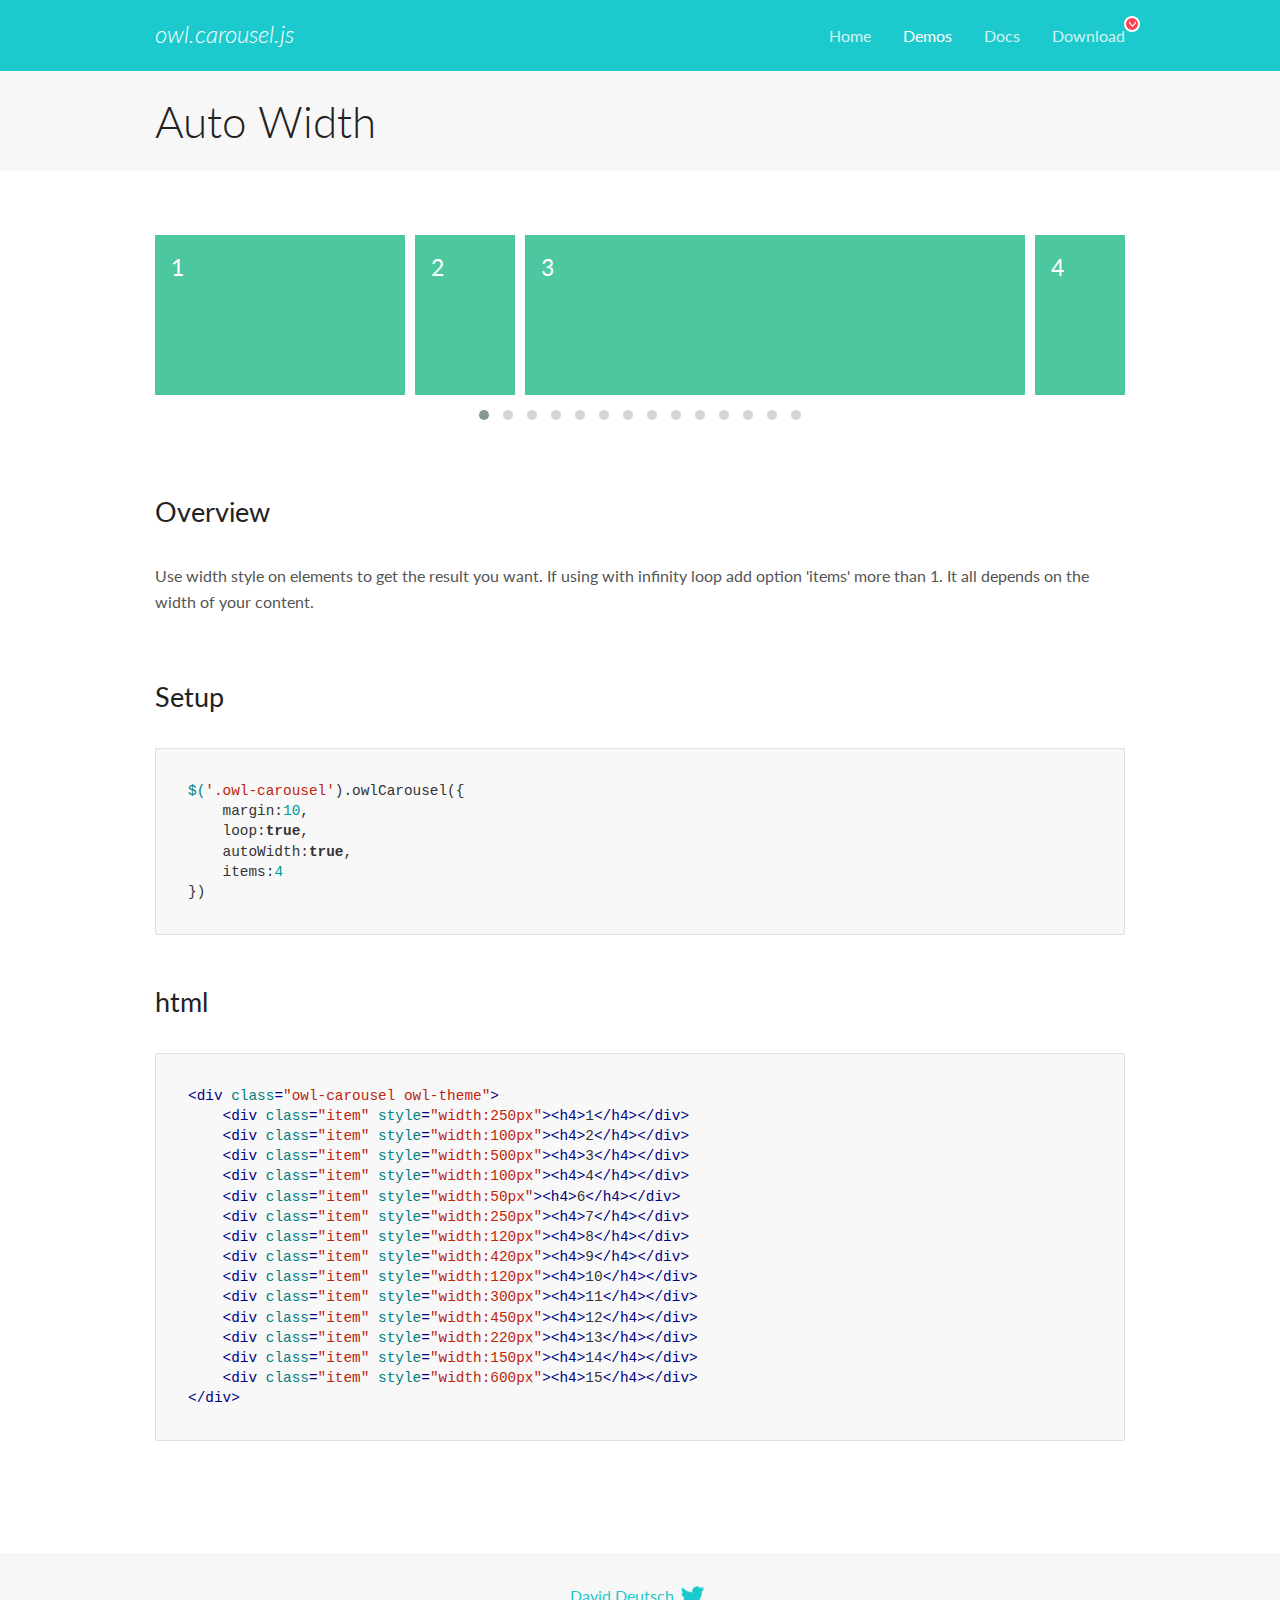
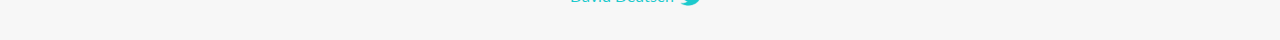
<file: others/jwuery/OwlCarousel2-2.3.4/OwlCarousel2-2.3.4/docs/demos/autowidth.html>
<!DOCTYPE html>
<html lang="en">
  <head>

    <!-- head -->
    <meta charset="utf-8">
    <meta name="msapplication-tap-highlight" content="no" />
    <meta name="viewport" content="width=device-width, initial-scale=1.0" />
    <meta name="description" content="Auto Width">
    <meta name="author" content="David Deutsch">
    <title>
      Auto Width Demo | Owl Carousel | 2.3.4
    </title>

    <!-- Stylesheets -->
    <link href='https://fonts.googleapis.com/css?family=Lato:300,400,700,400italic,300italic' rel='stylesheet' type='text/css'>
    <link rel="stylesheet" href="../assets/css/docs.theme.min.css">

    <!-- Owl Stylesheets -->
    <link rel="stylesheet" href="../assets/owlcarousel/assets/owl.carousel.min.css">
    <link rel="stylesheet" href="../assets/owlcarousel/assets/owl.theme.default.min.css">

    <!-- HTML5 shim and Respond.js IE8 support of HTML5 elements and media queries -->

    <!--[if lt IE 9]>
      <script src="https://oss.maxcdn.com/libs/html5shiv/3.7.0/html5shiv.js"></script>
      <script src="https://oss.maxcdn.com/libs/respond.js/1.3.0/respond.min.js"></script>
    <![endif]-->

    <!-- Favicons -->
    <link rel="apple-touch-icon-precomposed" sizes="144x144" href="../assets/ico/apple-touch-icon-144-precomposed.png">
    <link rel="shortcut icon" href="../assets/ico/favicon.png">
    <link rel="shortcut icon" href="favicon.ico">

    <!-- Yeah i know js should not be in header. Its required for demos.-->

    <!-- javascript -->
    <script src="../assets/vendors/jquery.min.js"></script>
    <script src="../assets/owlcarousel/owl.carousel.js"></script>
  </head>
  <body>

    <!-- header -->
    <header class="header">
      <div class="row">
        <div class="large-12 columns">
          <div class="brand left">
            <h3>
              <a href="/OwlCarousel2/">owl.carousel.js</a> 
            </h3>
          </div>
          <a id="toggle-nav" class="right">
            <span></span> <span></span> <span></span> 
          </a> 
          <div class="nav-bar">
            <ul class="clearfix">
              <li> <a href="/OwlCarousel2/index.html">Home</a>  </li>
              <li class="active">
                <a href="/OwlCarousel2/demos/demos.html">Demos</a> 
              </li>
              <li> <a href="/OwlCarousel2/docs/started-welcome.html">Docs</a>  </li>
              <li>
                <a href="https://github.com/OwlCarousel2/OwlCarousel2/archive/2.3.4.zip">Download</a> 
                <span class="download"></span> 
              </li>
            </ul>
          </div>
        </div>
      </div>
    </header>

    <!-- title -->
    <section class="title">
      <div class="row">
        <div class="large-12 columns">
          <h1>Auto Width</h1>
        </div>
      </div>
    </section>

    <!--  Demos -->
    <section id="demos">
      <div class="row">
        <div class="large-12 columns">
          <div class="owl-carousel owl-theme">
            <div class="item" style="width:250px">
              <h4>1</h4>
            </div>
            <div class="item" style="width:100px">
              <h4>2</h4>
            </div>
            <div class="item" style="width:500px">
              <h4>3</h4>
            </div>
            <div class="item" style="width:100px">
              <h4>4</h4>
            </div>
            <div class="item" style="width:50px">
              <h4>6</h4>
            </div>
            <div class="item" style="width:250px">
              <h4>7</h4>
            </div>
            <div class="item" style="width:120px">
              <h4>8</h4>
            </div>
            <div class="item" style="width:420px">
              <h4>9</h4>
            </div>
            <div class="item" style="width:120px">
              <h4>10</h4>
            </div>
            <div class="item" style="width:300px">
              <h4>11</h4>
            </div>
            <div class="item" style="width:450px">
              <h4>12</h4>
            </div>
            <div class="item" style="width:220px">
              <h4>13</h4>
            </div>
            <div class="item" style="width:150px">
              <h4>14</h4>
            </div>
            <div class="item" style="width:600px">
              <h4>15</h4>
            </div>
          </div>
          <h3 id="overview">Overview</h3>
          <p>Use width style on elements to get the result you want. If using with infinity loop add option &#39;items&#39; more than 1. It all depends on the width of your content.</p>
          <h3 id="setup">Setup</h3>
          <pre><code>$(&#39;.owl-carousel&#39;).owlCarousel({
    margin:10,
    loop:true,
    autoWidth:true,
    items:4
})</code></pre>
          <h3 id="html">html</h3>
          <pre><code>&lt;div class=&quot;owl-carousel owl-theme&quot;&gt;
    &lt;div class=&quot;item&quot; style=&quot;width:250px&quot;&gt;&lt;h4&gt;1&lt;/h4&gt;&lt;/div&gt;
    &lt;div class=&quot;item&quot; style=&quot;width:100px&quot;&gt;&lt;h4&gt;2&lt;/h4&gt;&lt;/div&gt;
    &lt;div class=&quot;item&quot; style=&quot;width:500px&quot;&gt;&lt;h4&gt;3&lt;/h4&gt;&lt;/div&gt;
    &lt;div class=&quot;item&quot; style=&quot;width:100px&quot;&gt;&lt;h4&gt;4&lt;/h4&gt;&lt;/div&gt;
    &lt;div class=&quot;item&quot; style=&quot;width:50px&quot;&gt;&lt;h4&gt;6&lt;/h4&gt;&lt;/div&gt;
    &lt;div class=&quot;item&quot; style=&quot;width:250px&quot;&gt;&lt;h4&gt;7&lt;/h4&gt;&lt;/div&gt;
    &lt;div class=&quot;item&quot; style=&quot;width:120px&quot;&gt;&lt;h4&gt;8&lt;/h4&gt;&lt;/div&gt;
    &lt;div class=&quot;item&quot; style=&quot;width:420px&quot;&gt;&lt;h4&gt;9&lt;/h4&gt;&lt;/div&gt;
    &lt;div class=&quot;item&quot; style=&quot;width:120px&quot;&gt;&lt;h4&gt;10&lt;/h4&gt;&lt;/div&gt;
    &lt;div class=&quot;item&quot; style=&quot;width:300px&quot;&gt;&lt;h4&gt;11&lt;/h4&gt;&lt;/div&gt;
    &lt;div class=&quot;item&quot; style=&quot;width:450px&quot;&gt;&lt;h4&gt;12&lt;/h4&gt;&lt;/div&gt;
    &lt;div class=&quot;item&quot; style=&quot;width:220px&quot;&gt;&lt;h4&gt;13&lt;/h4&gt;&lt;/div&gt;
    &lt;div class=&quot;item&quot; style=&quot;width:150px&quot;&gt;&lt;h4&gt;14&lt;/h4&gt;&lt;/div&gt;
    &lt;div class=&quot;item&quot; style=&quot;width:600px&quot;&gt;&lt;h4&gt;15&lt;/h4&gt;&lt;/div&gt;
&lt;/div&gt;</code></pre>
          <script>
            $(document).ready(function() {
              $('.owl-carousel').owlCarousel({
                margin: 10,
                loop: true,
                autoWidth: true,
                items: 4
              })
            })
          </script>
        </div>
      </div>
    </section>

    <!-- footer -->
    <footer class="footer">
      <div class="row">
        <div class="large-12 columns">
          <h5>
            <a href="/OwlCarousel2/docs/support-contact.html">David Deutsch</a> 
            <a id="custom-tweet-button" href="https://twitter.com/share?url=https://github.com/OwlCarousel2/OwlCarousel2&text=Owl Carousel - This is so awesome! " target="_blank"></a> 
          </h5>
        </div>
      </div>
    </footer>

    <!-- vendors -->
    <script src="../assets/vendors/highlight.js"></script>
    <script src="../assets/js/app.js"></script>
  </body>
</html>
</file>
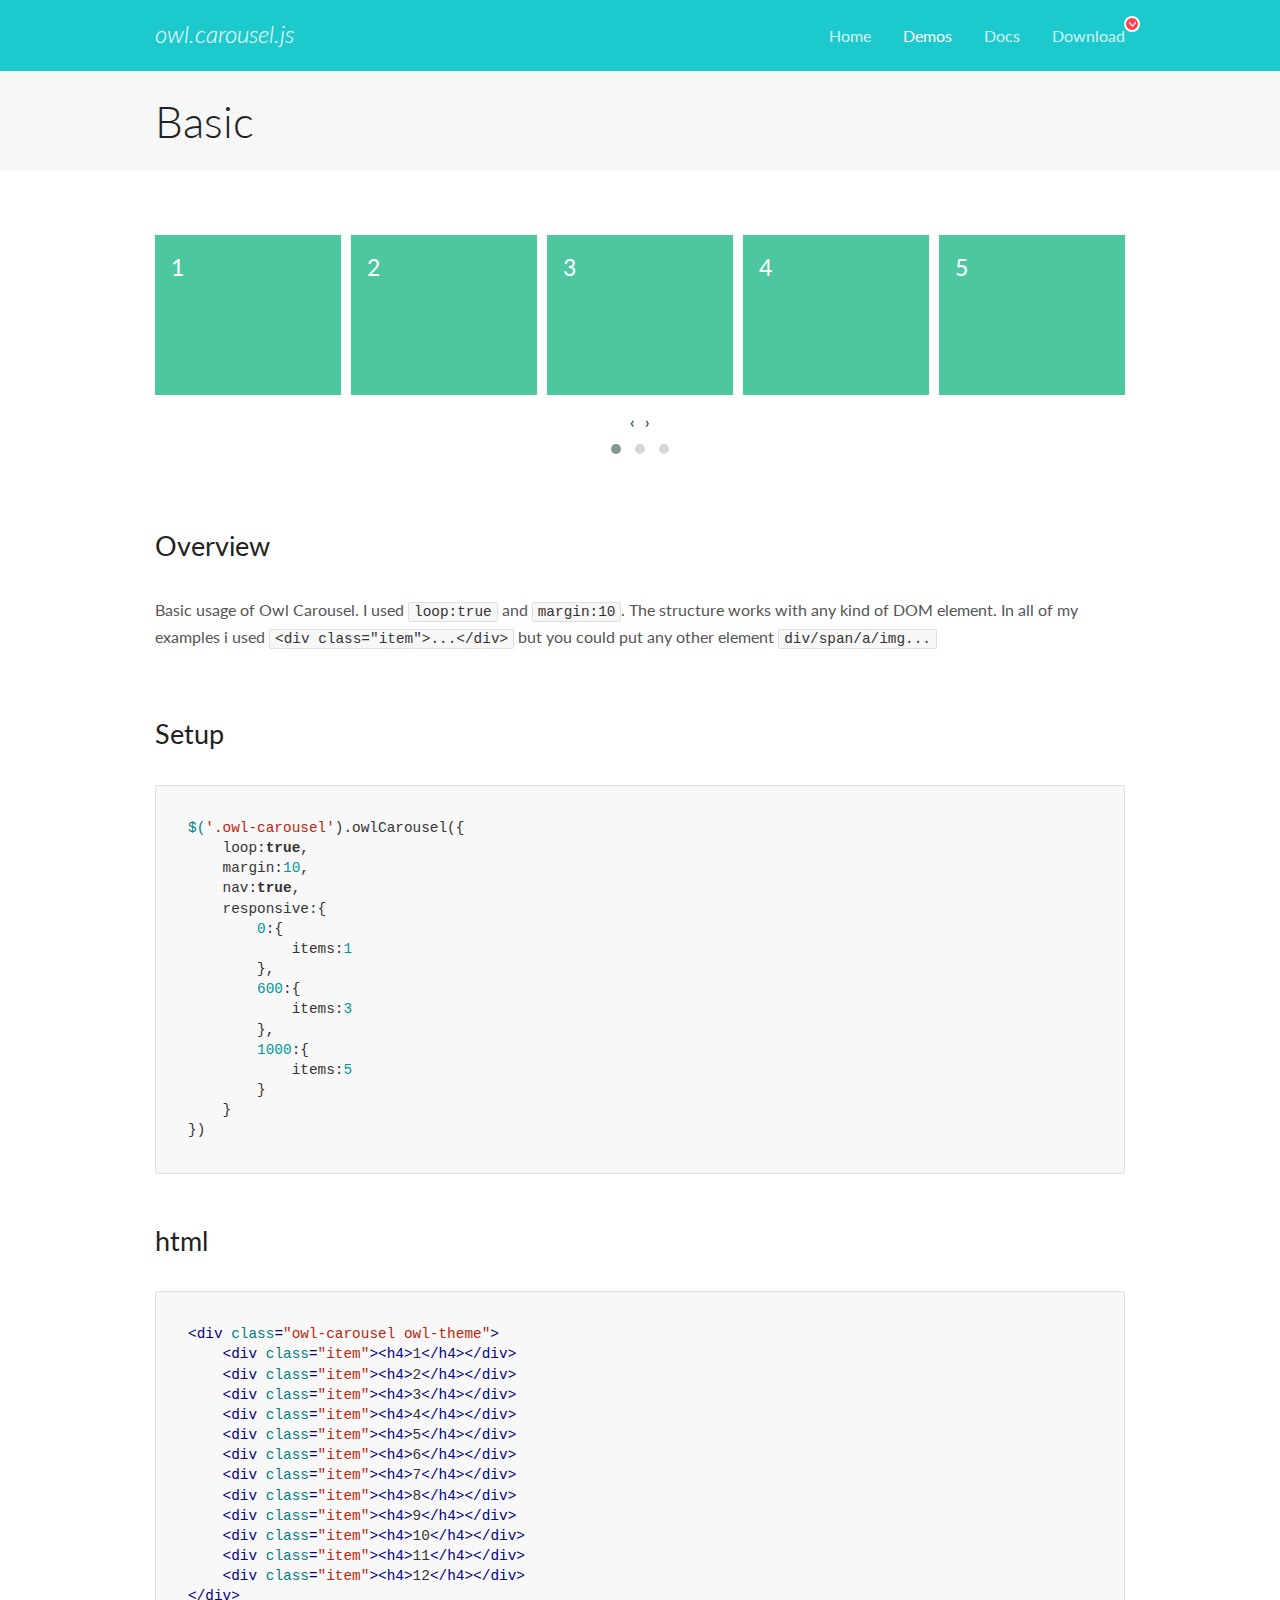
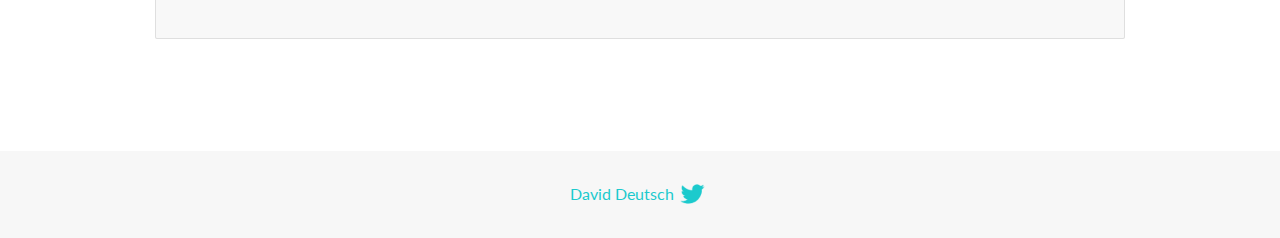
<file: others/jwuery/OwlCarousel2-2.3.4/OwlCarousel2-2.3.4/docs/demos/basic.html>
<!DOCTYPE html>
<html lang="en">
  <head>

    <!-- head -->
    <meta charset="utf-8">
    <meta name="msapplication-tap-highlight" content="no" />
    <meta name="viewport" content="width=device-width, initial-scale=1.0" />
    <meta name="description" content="Basic usage demo">
    <meta name="author" content="David Deutsch">
    <title>
      Basic Demo | Owl Carousel | 2.3.4
    </title>

    <!-- Stylesheets -->
    <link href='https://fonts.googleapis.com/css?family=Lato:300,400,700,400italic,300italic' rel='stylesheet' type='text/css'>
    <link rel="stylesheet" href="../assets/css/docs.theme.min.css">

    <!-- Owl Stylesheets -->
    <link rel="stylesheet" href="../assets/owlcarousel/assets/owl.carousel.min.css">
    <link rel="stylesheet" href="../assets/owlcarousel/assets/owl.theme.default.min.css">

    <!-- HTML5 shim and Respond.js IE8 support of HTML5 elements and media queries -->

    <!--[if lt IE 9]>
      <script src="https://oss.maxcdn.com/libs/html5shiv/3.7.0/html5shiv.js"></script>
      <script src="https://oss.maxcdn.com/libs/respond.js/1.3.0/respond.min.js"></script>
    <![endif]-->

    <!-- Favicons -->
    <link rel="apple-touch-icon-precomposed" sizes="144x144" href="../assets/ico/apple-touch-icon-144-precomposed.png">
    <link rel="shortcut icon" href="../assets/ico/favicon.png">
    <link rel="shortcut icon" href="favicon.ico">

    <!-- Yeah i know js should not be in header. Its required for demos.-->

    <!-- javascript -->
    <script src="../assets/vendors/jquery.min.js"></script>
    <script src="../assets/owlcarousel/owl.carousel.js"></script>
  </head>
  <body>

    <!-- header -->
    <header class="header">
      <div class="row">
        <div class="large-12 columns">
          <div class="brand left">
            <h3>
              <a href="/OwlCarousel2/">owl.carousel.js</a> 
            </h3>
          </div>
          <a id="toggle-nav" class="right">
            <span></span> <span></span> <span></span> 
          </a> 
          <div class="nav-bar">
            <ul class="clearfix">
              <li> <a href="/OwlCarousel2/index.html">Home</a>  </li>
              <li class="active">
                <a href="/OwlCarousel2/demos/demos.html">Demos</a> 
              </li>
              <li> <a href="/OwlCarousel2/docs/started-welcome.html">Docs</a>  </li>
              <li>
                <a href="https://github.com/OwlCarousel2/OwlCarousel2/archive/2.3.4.zip">Download</a> 
                <span class="download"></span> 
              </li>
            </ul>
          </div>
        </div>
      </div>
    </header>

    <!-- title -->
    <section class="title">
      <div class="row">
        <div class="large-12 columns">
          <h1>Basic</h1>
        </div>
      </div>
    </section>

    <!--  Demos -->
    <section id="demos">
      <div class="row">
        <div class="large-12 columns">
          <div class="owl-carousel owl-theme">
            <div class="item">
              <h4>1</h4>
            </div>
            <div class="item">
              <h4>2</h4>
            </div>
            <div class="item">
              <h4>3</h4>
            </div>
            <div class="item">
              <h4>4</h4>
            </div>
            <div class="item">
              <h4>5</h4>
            </div>
            <div class="item">
              <h4>6</h4>
            </div>
            <div class="item">
              <h4>7</h4>
            </div>
            <div class="item">
              <h4>8</h4>
            </div>
            <div class="item">
              <h4>9</h4>
            </div>
            <div class="item">
              <h4>10</h4>
            </div>
            <div class="item">
              <h4>11</h4>
            </div>
            <div class="item">
              <h4>12</h4>
            </div>
          </div>
          <h3 id="overview">Overview</h3>
          <p>Basic usage of Owl Carousel. I used <code>loop:true</code> and <code>margin:10</code>. The structure works with any kind of DOM element. In all of my examples i used <code>&lt;div class=&quot;item&quot;&gt;...&lt;/div&gt;</code> but you could
            put any other element <code>div/span/a/img...</code></p>
          <h3 id="setup">Setup</h3>
          <pre><code>$(&#39;.owl-carousel&#39;).owlCarousel({
    loop:true,
    margin:10,
    nav:true,
    responsive:{
        0:{
            items:1
        },
        600:{
            items:3
        },
        1000:{
            items:5
        }
    }
})</code></pre>
          <h3 id="html">html</h3>
          <pre><code>&lt;div class=&quot;owl-carousel owl-theme&quot;&gt;
    &lt;div class=&quot;item&quot;&gt;&lt;h4&gt;1&lt;/h4&gt;&lt;/div&gt;
    &lt;div class=&quot;item&quot;&gt;&lt;h4&gt;2&lt;/h4&gt;&lt;/div&gt;
    &lt;div class=&quot;item&quot;&gt;&lt;h4&gt;3&lt;/h4&gt;&lt;/div&gt;
    &lt;div class=&quot;item&quot;&gt;&lt;h4&gt;4&lt;/h4&gt;&lt;/div&gt;
    &lt;div class=&quot;item&quot;&gt;&lt;h4&gt;5&lt;/h4&gt;&lt;/div&gt;
    &lt;div class=&quot;item&quot;&gt;&lt;h4&gt;6&lt;/h4&gt;&lt;/div&gt;
    &lt;div class=&quot;item&quot;&gt;&lt;h4&gt;7&lt;/h4&gt;&lt;/div&gt;
    &lt;div class=&quot;item&quot;&gt;&lt;h4&gt;8&lt;/h4&gt;&lt;/div&gt;
    &lt;div class=&quot;item&quot;&gt;&lt;h4&gt;9&lt;/h4&gt;&lt;/div&gt;
    &lt;div class=&quot;item&quot;&gt;&lt;h4&gt;10&lt;/h4&gt;&lt;/div&gt;
    &lt;div class=&quot;item&quot;&gt;&lt;h4&gt;11&lt;/h4&gt;&lt;/div&gt;
    &lt;div class=&quot;item&quot;&gt;&lt;h4&gt;12&lt;/h4&gt;&lt;/div&gt;
&lt;/div&gt;</code></pre>
          <script>
            $(document).ready(function() {
              var owl = $('.owl-carousel');
              owl.owlCarousel({
                margin: 10,
                nav: true,
                loop: true,
                responsive: {
                  0: {
                    items: 1
                  },
                  600: {
                    items: 3
                  },
                  1000: {
                    items: 5
                  }
                }
              })
            })
          </script>
        </div>
      </div>
    </section>

    <!-- footer -->
    <footer class="footer">
      <div class="row">
        <div class="large-12 columns">
          <h5>
            <a href="/OwlCarousel2/docs/support-contact.html">David Deutsch</a> 
            <a id="custom-tweet-button" href="https://twitter.com/share?url=https://github.com/OwlCarousel2/OwlCarousel2&text=Owl Carousel - This is so awesome! " target="_blank"></a> 
          </h5>
        </div>
      </div>
    </footer>

    <!-- vendors -->
    <script src="../assets/vendors/highlight.js"></script>
    <script src="../assets/js/app.js"></script>
  </body>
</html>
</file>
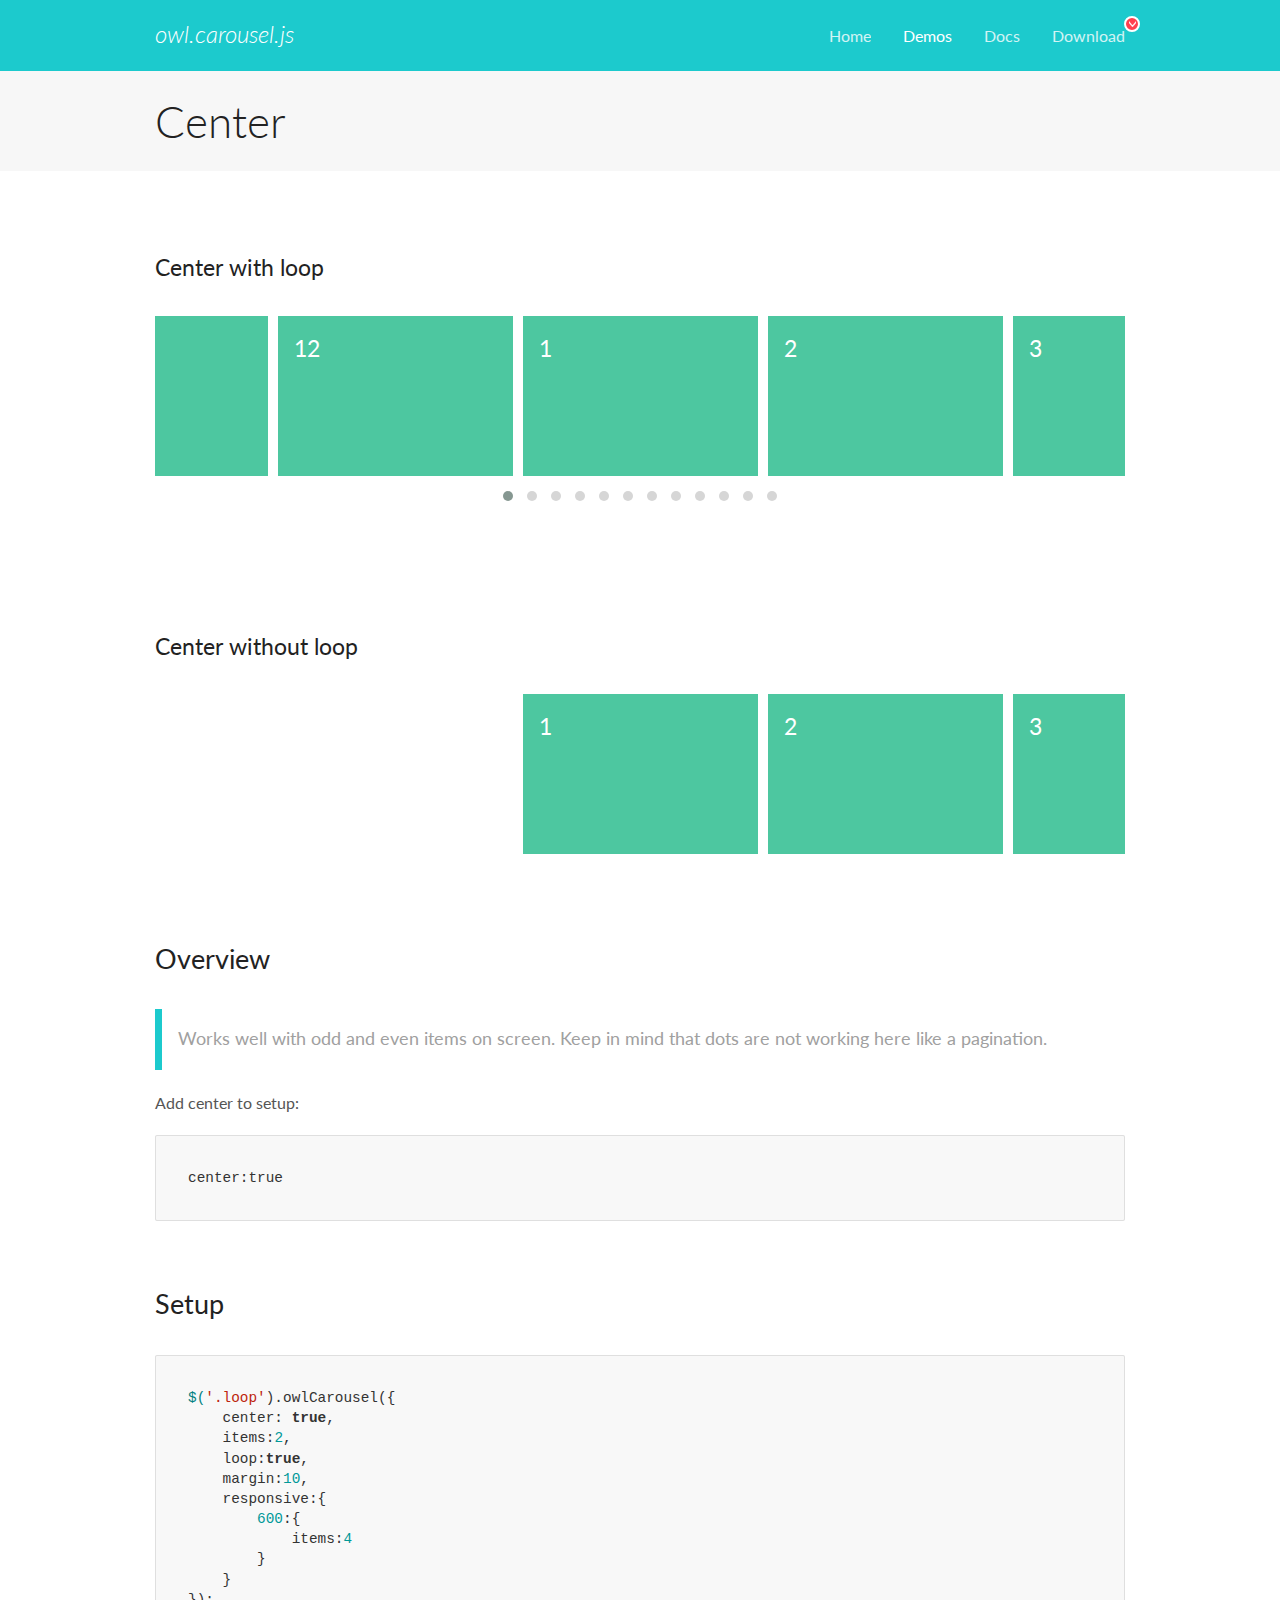
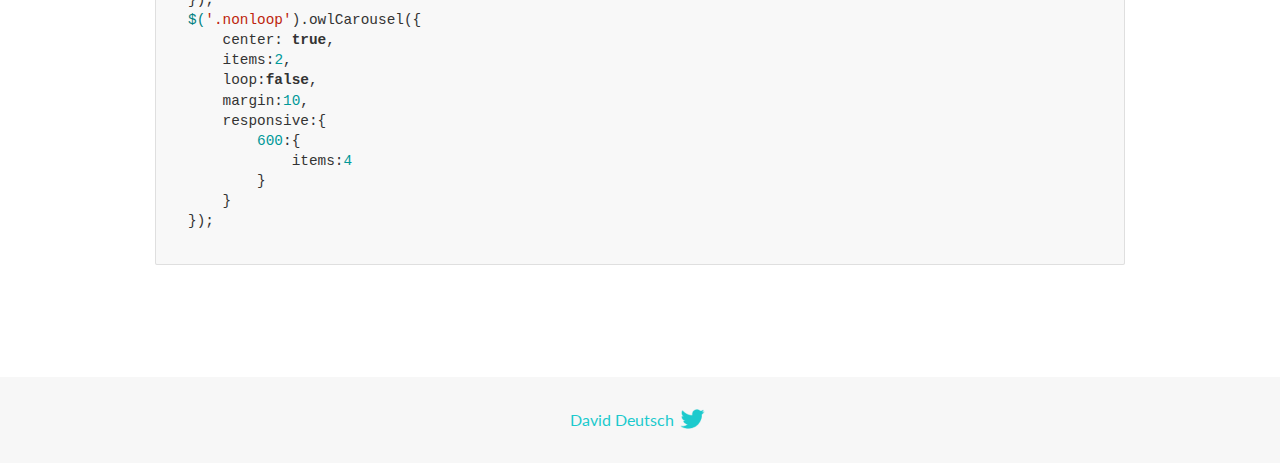
<file: others/jwuery/OwlCarousel2-2.3.4/OwlCarousel2-2.3.4/docs/demos/center.html>
<!DOCTYPE html>
<html lang="en">
  <head>

    <!-- head -->
    <meta charset="utf-8">
    <meta name="msapplication-tap-highlight" content="no" />
    <meta name="viewport" content="width=device-width, initial-scale=1.0" />
    <meta name="description" content="Center carousel">
    <meta name="author" content="David Deutsch">
    <title>
      Center Demo | Owl Carousel | 2.3.4
    </title>

    <!-- Stylesheets -->
    <link href='https://fonts.googleapis.com/css?family=Lato:300,400,700,400italic,300italic' rel='stylesheet' type='text/css'>
    <link rel="stylesheet" href="../assets/css/docs.theme.min.css">

    <!-- Owl Stylesheets -->
    <link rel="stylesheet" href="../assets/owlcarousel/assets/owl.carousel.min.css">
    <link rel="stylesheet" href="../assets/owlcarousel/assets/owl.theme.default.min.css">

    <!-- HTML5 shim and Respond.js IE8 support of HTML5 elements and media queries -->

    <!--[if lt IE 9]>
      <script src="https://oss.maxcdn.com/libs/html5shiv/3.7.0/html5shiv.js"></script>
      <script src="https://oss.maxcdn.com/libs/respond.js/1.3.0/respond.min.js"></script>
    <![endif]-->

    <!-- Favicons -->
    <link rel="apple-touch-icon-precomposed" sizes="144x144" href="../assets/ico/apple-touch-icon-144-precomposed.png">
    <link rel="shortcut icon" href="../assets/ico/favicon.png">
    <link rel="shortcut icon" href="favicon.ico">

    <!-- Yeah i know js should not be in header. Its required for demos.-->

    <!-- javascript -->
    <script src="../assets/vendors/jquery.min.js"></script>
    <script src="../assets/owlcarousel/owl.carousel.js"></script>
  </head>
  <body>

    <!-- header -->
    <header class="header">
      <div class="row">
        <div class="large-12 columns">
          <div class="brand left">
            <h3>
              <a href="/OwlCarousel2/">owl.carousel.js</a> 
            </h3>
          </div>
          <a id="toggle-nav" class="right">
            <span></span> <span></span> <span></span> 
          </a> 
          <div class="nav-bar">
            <ul class="clearfix">
              <li> <a href="/OwlCarousel2/index.html">Home</a>  </li>
              <li class="active">
                <a href="/OwlCarousel2/demos/demos.html">Demos</a> 
              </li>
              <li> <a href="/OwlCarousel2/docs/started-welcome.html">Docs</a>  </li>
              <li>
                <a href="https://github.com/OwlCarousel2/OwlCarousel2/archive/2.3.4.zip">Download</a> 
                <span class="download"></span> 
              </li>
            </ul>
          </div>
        </div>
      </div>
    </header>

    <!-- title -->
    <section class="title">
      <div class="row">
        <div class="large-12 columns">
          <h1>Center</h1>
        </div>
      </div>
    </section>

    <!--  Demos -->
    <section id="demos">
      <div class="row">
        <div class="large-12 columns">
          <h4 id="center-with-loop">Center with loop</h4>
          <div class="loop owl-carousel owl-theme">
            <div class="item">
              <h4>1</h4>
            </div>
            <div class="item">
              <h4>2</h4>
            </div>
            <div class="item">
              <h4>3</h4>
            </div>
            <div class="item">
              <h4>4</h4>
            </div>
            <div class="item">
              <h4>5</h4>
            </div>
            <div class="item">
              <h4>6</h4>
            </div>
            <div class="item">
              <h4>7</h4>
            </div>
            <div class="item">
              <h4>8</h4>
            </div>
            <div class="item">
              <h4>9</h4>
            </div>
            <div class="item">
              <h4>10</h4>
            </div>
            <div class="item">
              <h4>11</h4>
            </div>
            <div class="item">
              <h4>12</h4>
            </div>
          </div>
          <br>
          <h4 id="center-without-loop">Center without loop</h4>
          <div class="nonloop owl-carousel">
            <div class="item">
              <h4>1</h4>
            </div>
            <div class="item">
              <h4>2</h4>
            </div>
            <div class="item">
              <h4>3</h4>
            </div>
            <div class="item">
              <h4>4</h4>
            </div>
            <div class="item">
              <h4>5</h4>
            </div>
            <div class="item">
              <h4>6</h4>
            </div>
            <div class="item">
              <h4>7</h4>
            </div>
            <div class="item">
              <h4>8</h4>
            </div>
            <div class="item">
              <h4>9</h4>
            </div>
            <div class="item">
              <h4>10</h4>
            </div>
            <div class="item">
              <h4>11</h4>
            </div>
            <div class="item">
              <h4>12</h4>
            </div>
          </div>
          <h3 id="overview">Overview</h3>
          <blockquote>
            <p>Works well with odd and even items on screen. Keep in mind that dots are not working here like a pagination.</p>
          </blockquote>
          <p>Add center to setup:</p>
          <pre><code>center:true</code></pre>
          <h3 id="setup">Setup</h3>
          <pre><code>$(&#39;.loop&#39;).owlCarousel({
    center: true,
    items:2,
    loop:true,
    margin:10,
    responsive:{
        600:{
            items:4
        }
    }
});
$(&#39;.nonloop&#39;).owlCarousel({
    center: true,
    items:2,
    loop:false,
    margin:10,
    responsive:{
        600:{
            items:4
        }
    }
});</code></pre>
          <script>
            jQuery(document).ready(function($) {
              $('.loop').owlCarousel({
                center: true,
                items: 2,
                loop: true,
                margin: 10,
                responsive: {
                  600: {
                    items: 4
                  }
                }
              });
              $('.nonloop').owlCarousel({
                center: true,
                items: 2,
                loop: false,
                margin: 10,
                responsive: {
                  600: {
                    items: 4
                  }
                }
              });
            });
          </script>
        </div>
      </div>
    </section>

    <!-- footer -->
    <footer class="footer">
      <div class="row">
        <div class="large-12 columns">
          <h5>
            <a href="/OwlCarousel2/docs/support-contact.html">David Deutsch</a> 
            <a id="custom-tweet-button" href="https://twitter.com/share?url=https://github.com/OwlCarousel2/OwlCarousel2&text=Owl Carousel - This is so awesome! " target="_blank"></a> 
          </h5>
        </div>
      </div>
    </footer>

    <!-- vendors -->
    <script src="../assets/vendors/highlight.js"></script>
    <script src="../assets/js/app.js"></script>
  </body>
</html>
</file>
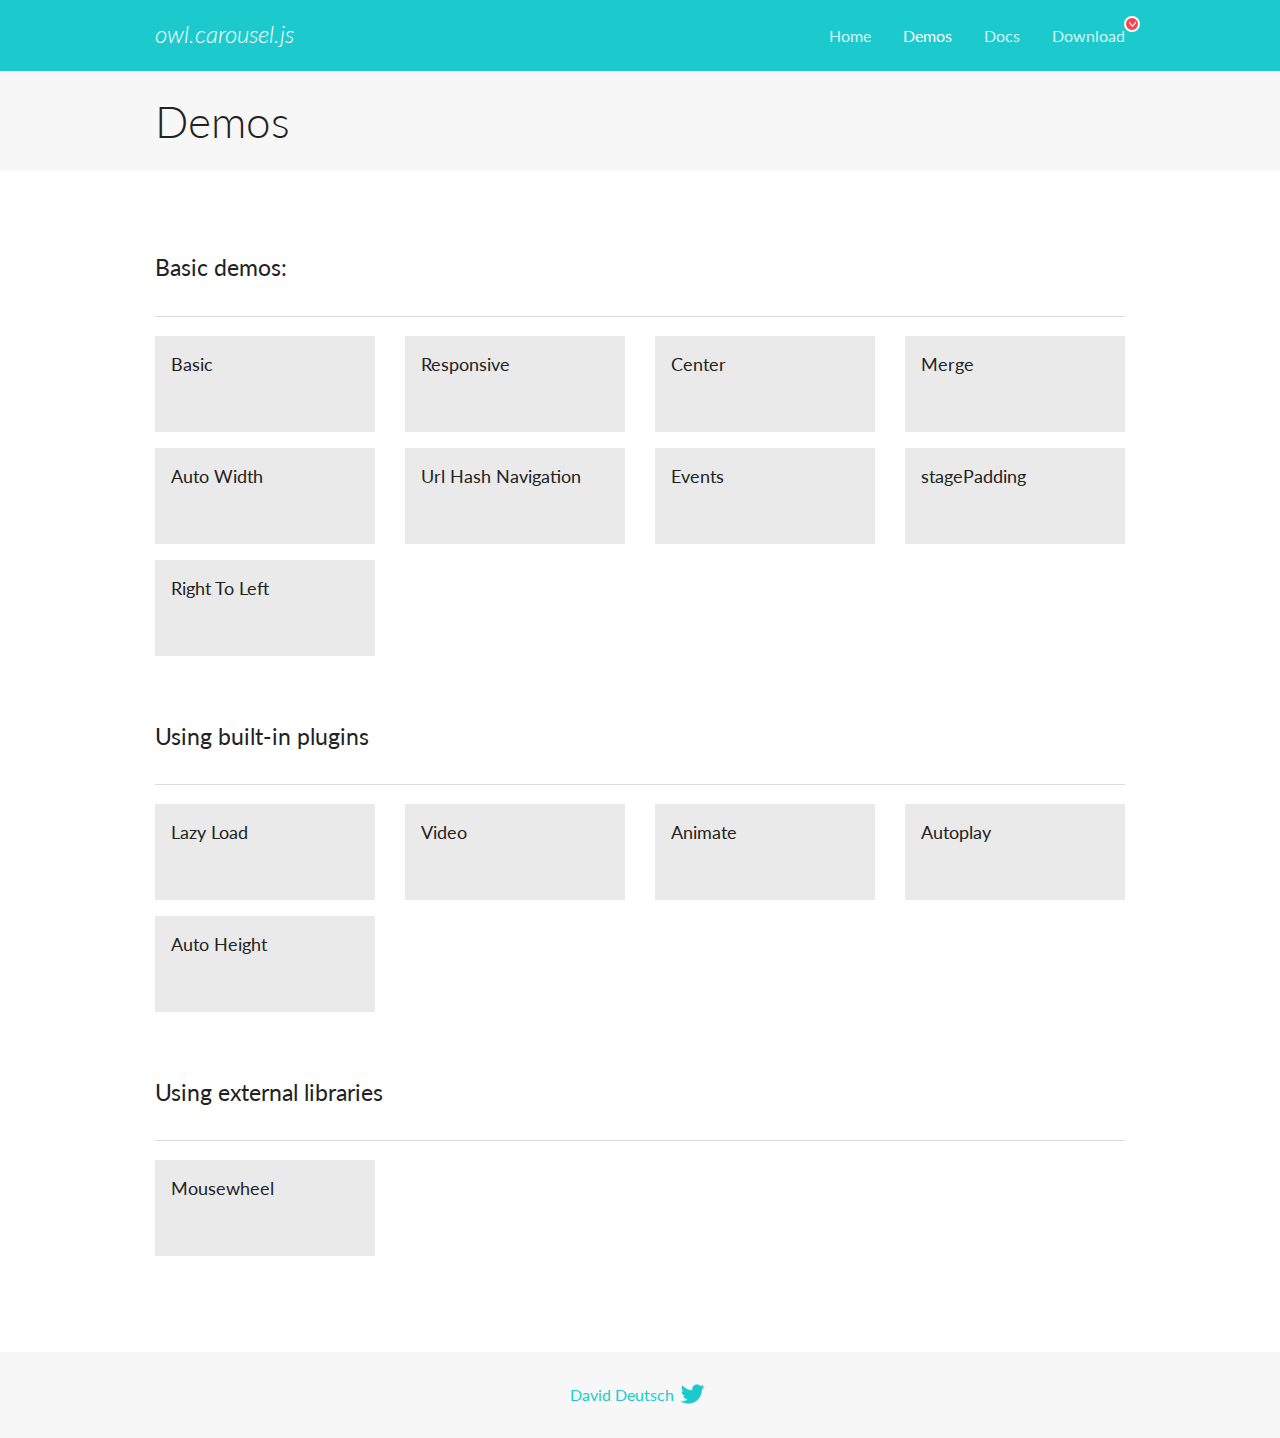
<file: others/jwuery/OwlCarousel2-2.3.4/OwlCarousel2-2.3.4/docs/demos/demos.html>
<!DOCTYPE html>
<html lang="en">
  <head>

    <!-- head -->
    <meta charset="utf-8">
    <meta name="msapplication-tap-highlight" content="no" />
    <meta name="viewport" content="width=device-width, initial-scale=1.0" />
    <meta name="description" content="A list of Owl Carousel examples.">
    <meta name="author" content="David Deutsch">
    <title>
      Demos | Owl Carousel | 2.3.4
    </title>

    <!-- Stylesheets -->
    <link href='https://fonts.googleapis.com/css?family=Lato:300,400,700,400italic,300italic' rel='stylesheet' type='text/css'>
    <link rel="stylesheet" href="../assets/css/docs.theme.min.css">

    <!-- Owl Stylesheets -->
    <link rel="stylesheet" href="../assets/owlcarousel/assets/owl.carousel.min.css">
    <link rel="stylesheet" href="../assets/owlcarousel/assets/owl.theme.default.min.css">

    <!-- HTML5 shim and Respond.js IE8 support of HTML5 elements and media queries -->

    <!--[if lt IE 9]>
      <script src="https://oss.maxcdn.com/libs/html5shiv/3.7.0/html5shiv.js"></script>
      <script src="https://oss.maxcdn.com/libs/respond.js/1.3.0/respond.min.js"></script>
    <![endif]-->

    <!-- Favicons -->
    <link rel="apple-touch-icon-precomposed" sizes="144x144" href="../assets/ico/apple-touch-icon-144-precomposed.png">
    <link rel="shortcut icon" href="../assets/ico/favicon.png">
    <link rel="shortcut icon" href="favicon.ico">

    <!-- Yeah i know js should not be in header. Its required for demos.-->

    <!-- javascript -->
    <script src="../assets/vendors/jquery.min.js"></script>
    <script src="../assets/owlcarousel/owl.carousel.js"></script>
  </head>
  <body>

    <!-- header -->
    <header class="header">
      <div class="row">
        <div class="large-12 columns">
          <div class="brand left">
            <h3>
              <a href="/OwlCarousel2/">owl.carousel.js</a> 
            </h3>
          </div>
          <a id="toggle-nav" class="right">
            <span></span> <span></span> <span></span> 
          </a> 
          <div class="nav-bar">
            <ul class="clearfix">
              <li> <a href="/OwlCarousel2/index.html">Home</a>  </li>
              <li class="active">
                <a href="/OwlCarousel2/demos/demos.html">Demos</a> 
              </li>
              <li> <a href="/OwlCarousel2/docs/started-welcome.html">Docs</a>  </li>
              <li>
                <a href="https://github.com/OwlCarousel2/OwlCarousel2/archive/2.3.4.zip">Download</a> 
                <span class="download"></span> 
              </li>
            </ul>
          </div>
        </div>
      </div>
    </header>

    <!-- title -->
    <section class="title">
      <div class="row">
        <div class="large-12 columns">
          <h1>Demos</h1>
        </div>
      </div>
    </section>

    <!--  Demos -->
    <section id="demos">
      <div class="row">
        <div class="large-12 columns">
          <h4 id="basic-demos-">Basic demos:</h4>
          <hr>
          <div class="demo-list">
            <div class="row">
              <div class="small-6 medium-4 large-3 columns">
                <a href="basic.html" class="demo-block">
                  <h5>Basic </h5>
                </a> 
              </div>
              <div class="small-6 medium-4 large-3 columns">
                <a href="responsive.html" class="demo-block">
                  <h5>Responsive </h5>
                </a> 
              </div>
              <div class="small-6 medium-4 large-3 columns">
                <a href="center.html" class="demo-block">
                  <h5>Center </h5>
                </a> 
              </div>
              <div class="small-6 medium-4 large-3 columns">
                <a href="merge.html" class="demo-block">
                  <h5>Merge </h5>
                </a> 
              </div>
              <div class="small-6 medium-4 large-3 columns">
                <a href="autowidth.html" class="demo-block">
                  <h5>Auto Width </h5>
                </a> 
              </div>
              <div class="small-6 medium-4 large-3 columns">
                <a href="urlhashnav.html" class="demo-block">
                  <h5>Url Hash Navigation </h5>
                </a> 
              </div>
              <div class="small-6 medium-4 large-3 columns">
                <a href="events.html" class="demo-block">
                  <h5>Events </h5>
                </a> 
              </div>
              <div class="small-6 medium-4 large-3 columns">
                <a href="stagepadding.html" class="demo-block">
                  <h5>stagePadding </h5>
                </a> 
              </div>
              <div class="small-6 medium-4 large-3 columns">
                <a href="rtl.html" class="demo-block">
                  <h5>Right To Left </h5>
                </a> 
              </div>
            </div>
          </div>
          <h4 id="using-built-in-plugins">Using built-in plugins</h4>
          <hr>
          <div class="demo-list">
            <div class="row">
              <div class="small-6 medium-4 large-3 columns">
                <a href="lazyLoad.html" class="demo-block">
                  <h5>Lazy Load </h5>
                </a> 
              </div>
              <div class="small-6 medium-4 large-3 columns">
                <a href="video.html" class="demo-block">
                  <h5>Video </h5>
                </a> 
              </div>
              <div class="small-6 medium-4 large-3 columns">
                <a href="animate.html" class="demo-block">
                  <h5>Animate </h5>
                </a> 
              </div>
              <div class="small-6 medium-4 large-3 columns">
                <a href="autoplay.html" class="demo-block">
                  <h5>Autoplay </h5>
                </a> 
              </div>
              <div class="small-6 medium-4 large-3 columns">
                <a href="autoheight.html" class="demo-block">
                  <h5>Auto Height </h5>
                </a> 
              </div>
            </div>
          </div>
          <h4 id="using-external-libraries">Using external libraries</h4>
          <hr>
          <div class="demo-list">
            <div class="row">
              <div class="small-6 medium-4 large-3 columns">
                <a href="mousewheel.html" class="demo-block">
                  <h5>Mousewheel </h5>
                </a> 
              </div>
            </div>
          </div>
        </div>
      </div>
    </section>

    <!-- footer -->
    <footer class="footer">
      <div class="row">
        <div class="large-12 columns">
          <h5>
            <a href="/OwlCarousel2/docs/support-contact.html">David Deutsch</a> 
            <a id="custom-tweet-button" href="https://twitter.com/share?url=https://github.com/OwlCarousel2/OwlCarousel2&text=Owl Carousel - This is so awesome! " target="_blank"></a> 
          </h5>
        </div>
      </div>
    </footer>

    <!-- vendors -->
    <script src="../assets/vendors/highlight.js"></script>
    <script src="../assets/js/app.js"></script>
  </body>
</html>
</file>
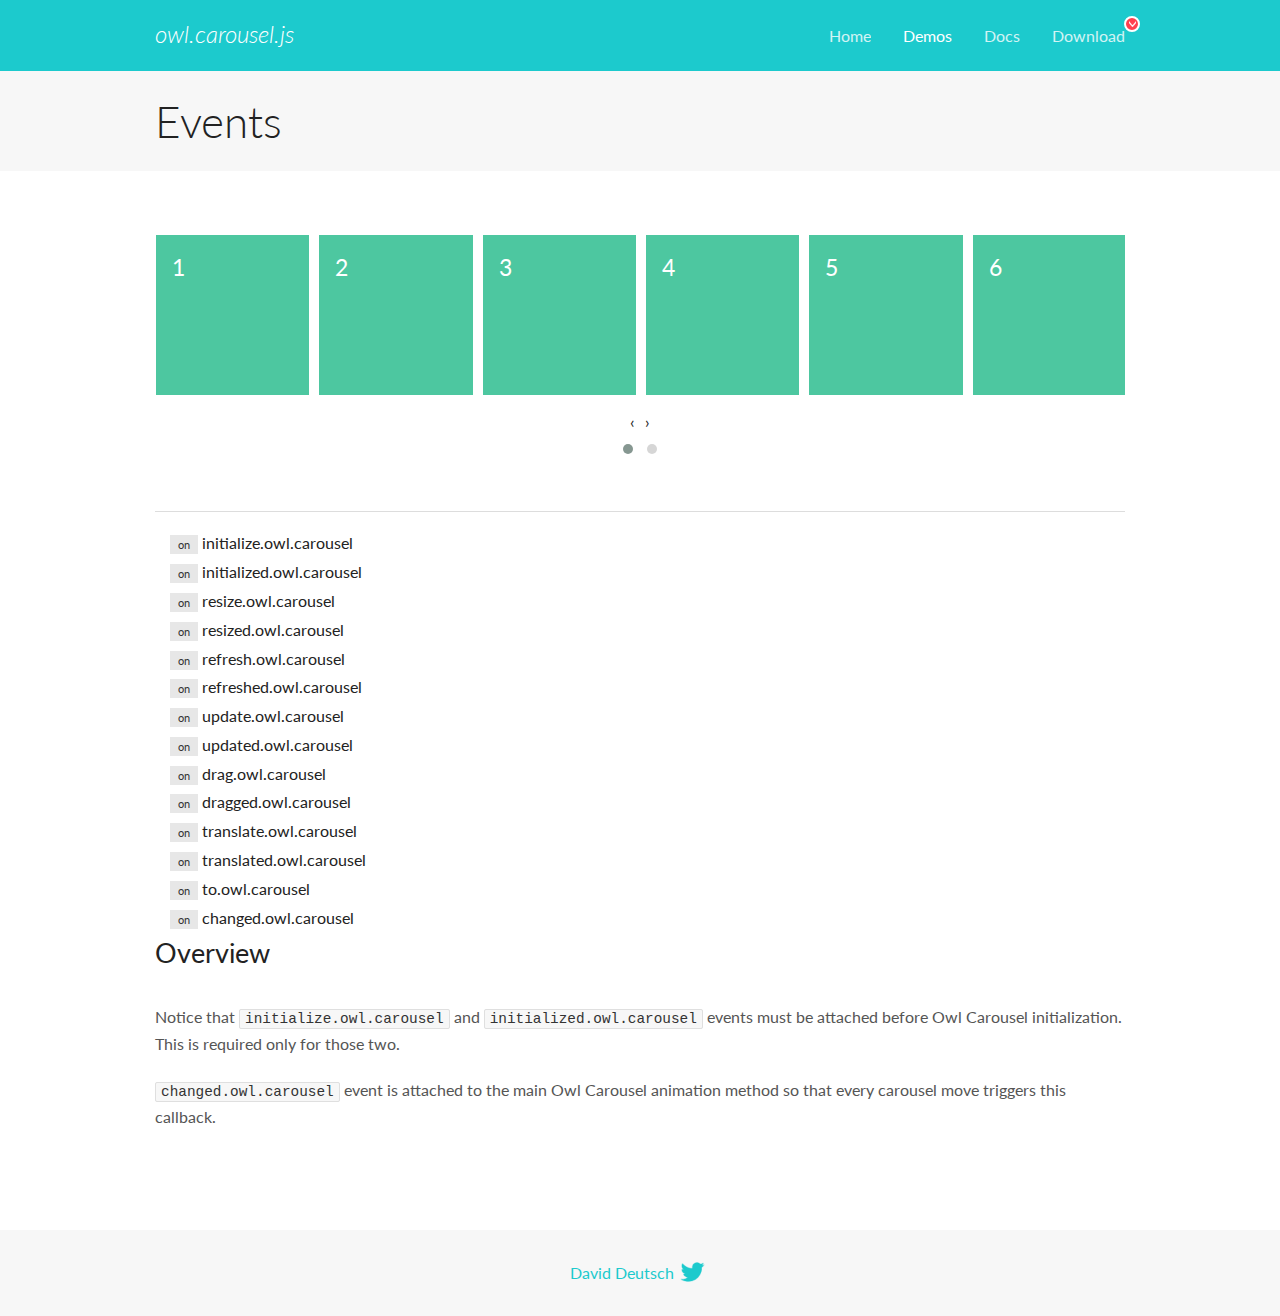
<file: others/jwuery/OwlCarousel2-2.3.4/OwlCarousel2-2.3.4/docs/demos/events.html>
<!DOCTYPE html>
<html lang="en">
  <head>

    <!-- head -->
    <meta charset="utf-8">
    <meta name="msapplication-tap-highlight" content="no" />
    <meta name="viewport" content="width=device-width, initial-scale=1.0" />
    <meta name="description" content="Events usage demo">
    <meta name="author" content="David Deutsch">
    <title>
      Events Demo | Owl Carousel | 2.3.4
    </title>

    <!-- Stylesheets -->
    <link href='https://fonts.googleapis.com/css?family=Lato:300,400,700,400italic,300italic' rel='stylesheet' type='text/css'>
    <link rel="stylesheet" href="../assets/css/docs.theme.min.css">

    <!-- Owl Stylesheets -->
    <link rel="stylesheet" href="../assets/owlcarousel/assets/owl.carousel.min.css">
    <link rel="stylesheet" href="../assets/owlcarousel/assets/owl.theme.default.min.css">

    <!-- HTML5 shim and Respond.js IE8 support of HTML5 elements and media queries -->

    <!--[if lt IE 9]>
      <script src="https://oss.maxcdn.com/libs/html5shiv/3.7.0/html5shiv.js"></script>
      <script src="https://oss.maxcdn.com/libs/respond.js/1.3.0/respond.min.js"></script>
    <![endif]-->

    <!-- Favicons -->
    <link rel="apple-touch-icon-precomposed" sizes="144x144" href="../assets/ico/apple-touch-icon-144-precomposed.png">
    <link rel="shortcut icon" href="../assets/ico/favicon.png">
    <link rel="shortcut icon" href="favicon.ico">

    <!-- Yeah i know js should not be in header. Its required for demos.-->

    <!-- javascript -->
    <script src="../assets/vendors/jquery.min.js"></script>
    <script src="../assets/owlcarousel/owl.carousel.js"></script>
  </head>
  <body>

    <!-- header -->
    <header class="header">
      <div class="row">
        <div class="large-12 columns">
          <div class="brand left">
            <h3>
              <a href="/OwlCarousel2/">owl.carousel.js</a> 
            </h3>
          </div>
          <a id="toggle-nav" class="right">
            <span></span> <span></span> <span></span> 
          </a> 
          <div class="nav-bar">
            <ul class="clearfix">
              <li> <a href="/OwlCarousel2/index.html">Home</a>  </li>
              <li class="active">
                <a href="/OwlCarousel2/demos/demos.html">Demos</a> 
              </li>
              <li> <a href="/OwlCarousel2/docs/started-welcome.html">Docs</a>  </li>
              <li>
                <a href="https://github.com/OwlCarousel2/OwlCarousel2/archive/2.3.4.zip">Download</a> 
                <span class="download"></span> 
              </li>
            </ul>
          </div>
        </div>
      </div>
    </header>

    <!-- title -->
    <section class="title">
      <div class="row">
        <div class="large-12 columns">
          <h1>Events</h1>
        </div>
      </div>
    </section>

    <!--  Demos -->
    <section id="demos">
      <div class="row">
        <div class="large-12 columns">
          <div class="owl-carousel owl-theme">
            <div class="item">
              <h4>1</h4>
            </div>
            <div class="item">
              <h4>2</h4>
            </div>
            <div class="item">
              <h4>3</h4>
            </div>
            <div class="item">
              <h4>4</h4>
            </div>
            <div class="item">
              <h4>5</h4>
            </div>
            <div class="item">
              <h4>6</h4>
            </div>
            <div class="item">
              <h4>7</h4>
            </div>
            <div class="item">
              <h4>8</h4>
            </div>
            <div class="item">
              <h4>9</h4>
            </div>
            <div class="item">
              <h4>10</h4>
            </div>
            <div class="item">
              <h4>11</h4>
            </div>
            <div class="item">
              <h4>12</h4>
            </div>
          </div>
          <hr>
          <div class="large-12 columns callbacks">
            <div><span class="label secondary initialize">on</span>  initialize.owl.carousel </div>
            <div><span class="label secondary initialized">on</span>  initialized.owl.carousel </div>
            <div><span class="label secondary resize">on</span>  resize.owl.carousel </div>
            <div><span class="label secondary resized">on</span>  resized.owl.carousel </div>
            <div><span class="label secondary refresh">on</span>  refresh.owl.carousel </div>
            <div><span class="label secondary refreshed">on</span>  refreshed.owl.carousel </div>
            <div><span class="label secondary update">on</span>  update.owl.carousel </div>
            <div><span class="label secondary updated">on</span>  updated.owl.carousel </div>
            <div><span class="label secondary drag">on</span>  drag.owl.carousel </div>
            <div><span class="label secondary dragged">on</span>  dragged.owl.carousel </div>
            <div><span class="label secondary translate">on</span>  translate.owl.carousel </div>
            <div><span class="label secondary translated">on</span>  translated.owl.carousel </div>
            <div><span class="label secondary to">on</span>  to.owl.carousel </div>
            <div><span class="label secondary changed">on</span>  changed.owl.carousel </div>
          </div>
          <h3 id="overview">Overview</h3>
          <p>Notice that <code>initialize.owl.carousel</code> and <code>initialized.owl.carousel</code> events must be attached before Owl Carousel initialization. This is required only for those two.</p>
          <p><code>changed.owl.carousel</code> event is attached to the main Owl Carousel animation method so that every carousel move triggers this callback.</p>
          <script>
            jQuery(document).ready(function($) {
              var owl = $('.owl-carousel');
              owl.on('initialize.owl.carousel initialized.owl.carousel ' +
                'initialize.owl.carousel initialize.owl.carousel ' +
                'resize.owl.carousel resized.owl.carousel ' +
                'refresh.owl.carousel refreshed.owl.carousel ' +
                'update.owl.carousel updated.owl.carousel ' +
                'drag.owl.carousel dragged.owl.carousel ' +
                'translate.owl.carousel translated.owl.carousel ' +
                'to.owl.carousel changed.owl.carousel',
                function(e) {
                  $('.' + e.type)
                    .removeClass('secondary')
                    .addClass('success');
                  window.setTimeout(function() {
                    $('.' + e.type)
                      .removeClass('success')
                      .addClass('secondary');
                  }, 500);
                });
              owl.owlCarousel({
                loop: true,
                nav: true,
                lazyLoad: true,
                margin: 10,
                video: true,
                responsive: {
                  0: {
                    items: 1
                  },
                  600: {
                    items: 3
                  },
                  960: {
                    items: 5,
                  },
                  1200: {
                    items: 6
                  }
                }
              });
            });
          </script>
        </div>
      </div>
    </section>

    <!-- footer -->
    <footer class="footer">
      <div class="row">
        <div class="large-12 columns">
          <h5>
            <a href="/OwlCarousel2/docs/support-contact.html">David Deutsch</a> 
            <a id="custom-tweet-button" href="https://twitter.com/share?url=https://github.com/OwlCarousel2/OwlCarousel2&text=Owl Carousel - This is so awesome! " target="_blank"></a> 
          </h5>
        </div>
      </div>
    </footer>

    <!-- vendors -->
    <script src="../assets/vendors/highlight.js"></script>
    <script src="../assets/js/app.js"></script>
  </body>
</html>
</file>
<file: others/assign/image gallery/assests/css/image.css>
@import url('https://fonts.googleapis.com/css2?family=Babylonica&family=Changa:wght@200;300;400;500;600;700;800&family=Dosis:wght@200;300;400;500;600;700;800&family=Jost:wght@400;500;600;700&family=Poppins:ital,wght@0,100;0,200;0,300;0,400;0,500;0,600;0,700;0,800;0,900;1,100;1,200;1,300;1,400;1,500;1,600;1,700;1,800&family=Prompt:ital,wght@0,100;0,200;0,300;0,400;0,500;0,600;0,700;0,800;1,100;1,200;1,300;1,400;1,500;1,600;1,700&family=Rajdhani:wght@300;400;500;600;700&display=swap');
*{
    margin: 0;
    padding: 0;
    box-sizing: border-box;
}
.container{
    position: relative;
    min-height: 100vh;
    background: #ddd;
    
}
.container h1{
    font-size: 40px;
    font-family: 'Poppins', sans-serif;
    font-weight: 700;
    padding: 15px;
    color: #333;
    text-align: center;
    text-transform: capitalize;


}
.container .image-container{
    display: flex;
    flex-wrap: wrap;
    gap: 15px;
    justify-content: center;
    padding: 10px;

}
.container .image-container .image{
    height: 250px;
    width: 350px;
    border: 10px solid #fff;
    box-shadow: 0 5px 15px rgba(0, 0, 0, .1);
    overflow: hidden;
    cursor: pointer;


}
.container .image-container .image img{
    height: 100%;
    width: 100%;
    object-fit: cover;
    transition: 0.2s linear;
}
.container .image-container .image:hover img{
    transform: scale(1.1);
}

 .container .popup-image{
    position: fixed;
    top: 0;
    left: 0;
    background: rgba(0,0,0,.9);
    height: 100%;
    width: 100%;
    z-index: 100;
    display: none;

 }

 .container .popup-image span{
    position: absolute;
    top: 0;
    right: 10px;
    font-size: 40px;
    font-weight: 700;
    color: #fff;
    cursor: pointer;
    z-index: 100;
 }
 .container .popup-image img{
    position: absolute;
    top: 50%;
    left: 50%;
    transform: translate(-50%, -50%);
    border: 5px solid #fff;
    border-radius: 5px;
    width: 750px;
    object-fit: cover;
 }
 @media (max-width:768px){
    .container .popup-image img{
        width: 95%;

    }

 }
</file>
